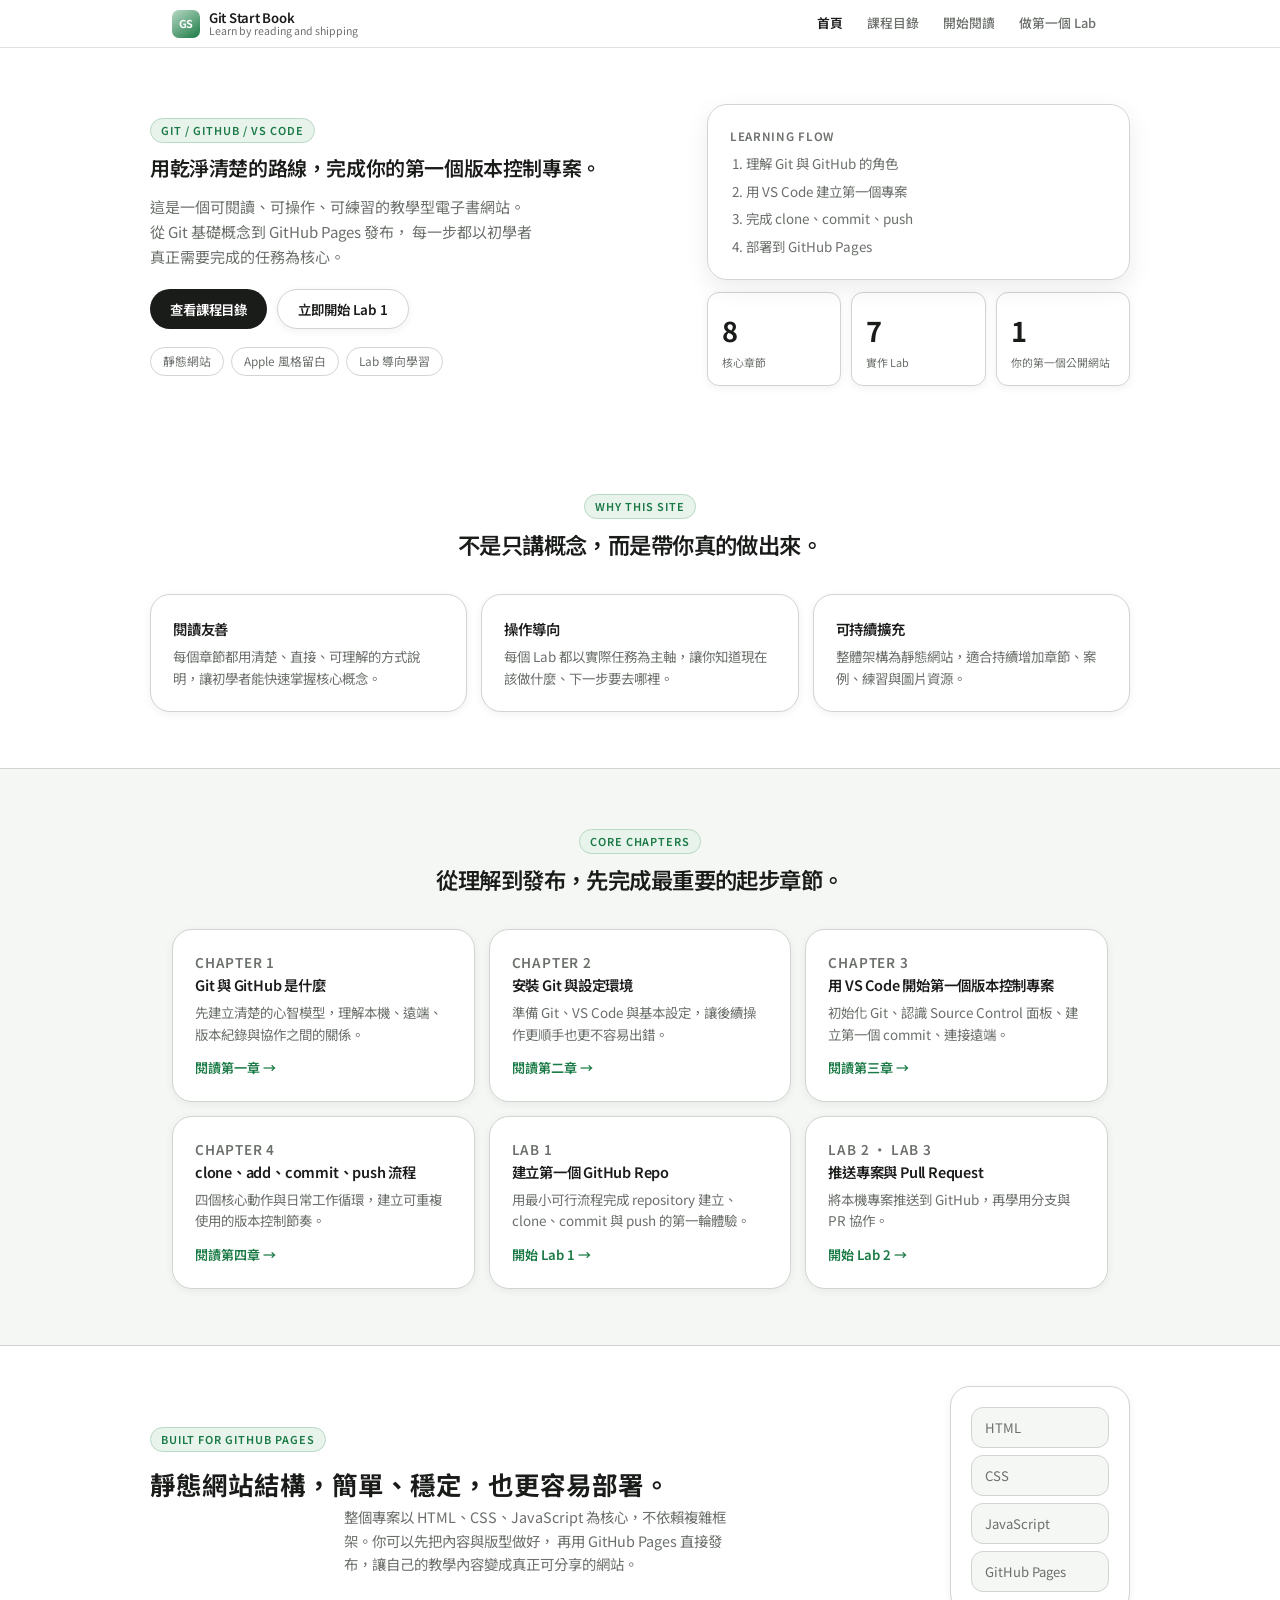
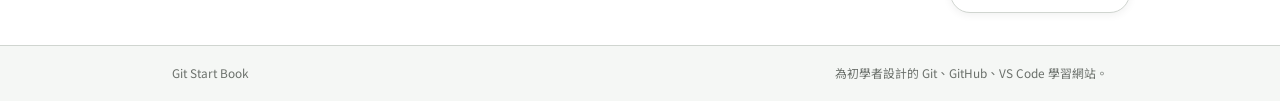
<file: index.html>
<!DOCTYPE html>
<html lang="zh-Hant">
<head>
  <meta charset="UTF-8">
  <meta name="viewport" content="width=device-width, initial-scale=1.0">
  <title>Git Start Book</title>
  <meta name="description" content="以 Git、GitHub、VS Code 為主題的教學型電子書網站，從基礎觀念到 GitHub Pages 發布，帶你一步一步完成第一個版本控制專案。">
  <link rel="preconnect" href="https://fonts.googleapis.com">
  <link rel="preconnect" href="https://fonts.gstatic.com" crossorigin>
  <link href="https://fonts.googleapis.com/css2?family=Noto+Sans+TC:wght@400;500;600;700&display=swap" rel="stylesheet">
  <link rel="stylesheet" href="style/main.css">
</head>
<body>
  <div class="site-shell">
    <header class="topbar">
      <a class="brand" href="index.html">
        <span class="brand-mark">GS</span>
        <span class="brand-copy">
          <strong>Git Start Book</strong>
          <span>Learn by reading and shipping</span>
        </span>
      </a>
      <button class="nav-toggle" type="button" aria-expanded="false" aria-controls="site-nav">Menu</button>
      <nav class="site-nav" id="site-nav" aria-label="主導覽">
        <a href="index.html" aria-current="page">首頁</a>
        <a href="toc.html">課程目錄</a>
        <a href="chapters/ch01.html">開始閱讀</a>
        <a href="labs/lab01-student-repo.html">做第一個 Lab</a>
      </nav>
    </header>

    <main>
      <section class="hero">
        <div class="hero-copy">
          <p class="eyebrow">Git / GitHub / VS Code</p>
          <h1>用乾淨清楚的路線，完成你的第一個版本控制專案。</h1>
          <p class="hero-text">
            這是一個可閱讀、可操作、可練習的教學型電子書網站。從 Git 基礎概念到 GitHub Pages 發布，
            每一步都以初學者真正需要完成的任務為核心。
          </p>
          <div class="hero-actions">
            <a class="button button-primary" href="toc.html">查看課程目錄</a>
            <a class="button button-secondary" href="labs/lab01-student-repo.html">立即開始 Lab 1</a>
          </div>
          <ul class="hero-meta" aria-label="特色摘要">
            <li>靜態網站</li>
            <li>Apple 風格留白</li>
            <li>Lab 導向學習</li>
          </ul>
        </div>
        <div class="hero-panel">
          <div class="glass-card">
            <p class="card-kicker">Learning Flow</p>
            <ol class="flow-list">
              <li>理解 Git 與 GitHub 的角色</li>
              <li>用 VS Code 建立第一個專案</li>
              <li>完成 clone、commit、push</li>
              <li>部署到 GitHub Pages</li>
            </ol>
          </div>
          <div class="metric-grid">
            <article class="metric-card">
              <strong>8</strong>
              <span>核心章節</span>
            </article>
            <article class="metric-card">
              <strong>7</strong>
              <span>實作 Lab</span>
            </article>
            <article class="metric-card">
              <strong>1</strong>
              <span>你的第一個公開網站</span>
            </article>
          </div>
        </div>
      </section>

      <section class="section">
        <div class="section-heading">
          <p class="eyebrow">Why This Site</p>
          <h2>不是只講概念，而是帶你真的做出來。</h2>
        </div>
        <div class="feature-grid">
          <article class="feature-card">
            <h3>閱讀友善</h3>
            <p>每個章節都用清楚、直接、可理解的方式說明，讓初學者能快速掌握核心概念。</p>
          </article>
          <article class="feature-card">
            <h3>操作導向</h3>
            <p>每個 Lab 都以實際任務為主軸，讓你知道現在該做什麼、下一步要去哪裡。</p>
          </article>
          <article class="feature-card">
            <h3>可持續擴充</h3>
            <p>整體架構為靜態網站，適合持續增加章節、案例、練習與圖片資源。</p>
          </article>
        </div>
      </section>

      <section class="section-surface">
        <div class="section-heading">
          <p class="eyebrow">Core Chapters</p>
          <h2>從理解到發布，先完成最重要的起步章節。</h2>
        </div>
        <div class="card-grid">
          <article class="content-card">
            <p class="card-kicker">Chapter 1</p>
            <h3>Git 與 GitHub 是什麼</h3>
            <p>先建立清楚的心智模型，理解本機、遠端、版本紀錄與協作之間的關係。</p>
            <a class="text-link" href="chapters/ch01.html">閱讀第一章</a>
          </article>
          <article class="content-card">
            <p class="card-kicker">Chapter 2</p>
            <h3>安裝 Git 與設定環境</h3>
            <p>準備 Git、VS Code 與基本設定，讓後續操作更順手也更不容易出錯。</p>
            <a class="text-link" href="chapters/ch02.html">閱讀第二章</a>
          </article>
          <article class="content-card">
            <p class="card-kicker">Chapter 3</p>
            <h3>用 VS Code 開始第一個版本控制專案</h3>
            <p>初始化 Git、認識 Source Control 面板、建立第一個 commit、連接遠端。</p>
            <a class="text-link" href="chapters/ch03.html">閱讀第三章</a>
          </article>
          <article class="content-card">
            <p class="card-kicker">Chapter 4</p>
            <h3>clone、add、commit、push 流程</h3>
            <p>四個核心動作與日常工作循環，建立可重複使用的版本控制節奏。</p>
            <a class="text-link" href="chapters/ch04.html">閱讀第四章</a>
          </article>
          <article class="content-card">
            <p class="card-kicker">Lab 1</p>
            <h3>建立第一個 GitHub Repo</h3>
            <p>用最小可行流程完成 repository 建立、clone、commit 與 push 的第一輪體驗。</p>
            <a class="text-link" href="labs/lab01-student-repo.html">開始 Lab 1</a>
          </article>
          <article class="content-card">
            <p class="card-kicker">Lab 2 · Lab 3</p>
            <h3>推送專案與 Pull Request</h3>
            <p>將本機專案推送到 GitHub，再學用分支與 PR 協作。</p>
            <a class="text-link" href="labs/lab02-push-existing.html">開始 Lab 2</a>
          </article>
        </div>
      </section>

      <section class="section split-section">
        <div>
          <p class="eyebrow">Built For GitHub Pages</p>
          <h2>靜態網站結構，簡單、穩定，也更容易部署。</h2>
          <p class="section-text">
            整個專案以 HTML、CSS、JavaScript 為核心，不依賴複雜框架。你可以先把內容與版型做好，
            再用 GitHub Pages 直接發布，讓自己的教學內容變成真正可分享的網站。
          </p>
        </div>
        <div class="stack-card">
          <span>HTML</span>
          <span>CSS</span>
          <span>JavaScript</span>
          <span>GitHub Pages</span>
        </div>
      </section>
    </main>

    <footer class="site-footer">
      <p>Git Start Book</p>
      <p>為初學者設計的 Git、GitHub、VS Code 學習網站。</p>
    </footer>
  </div>

  <script src="js/main.js"></script>
</body>
</html>
</file>
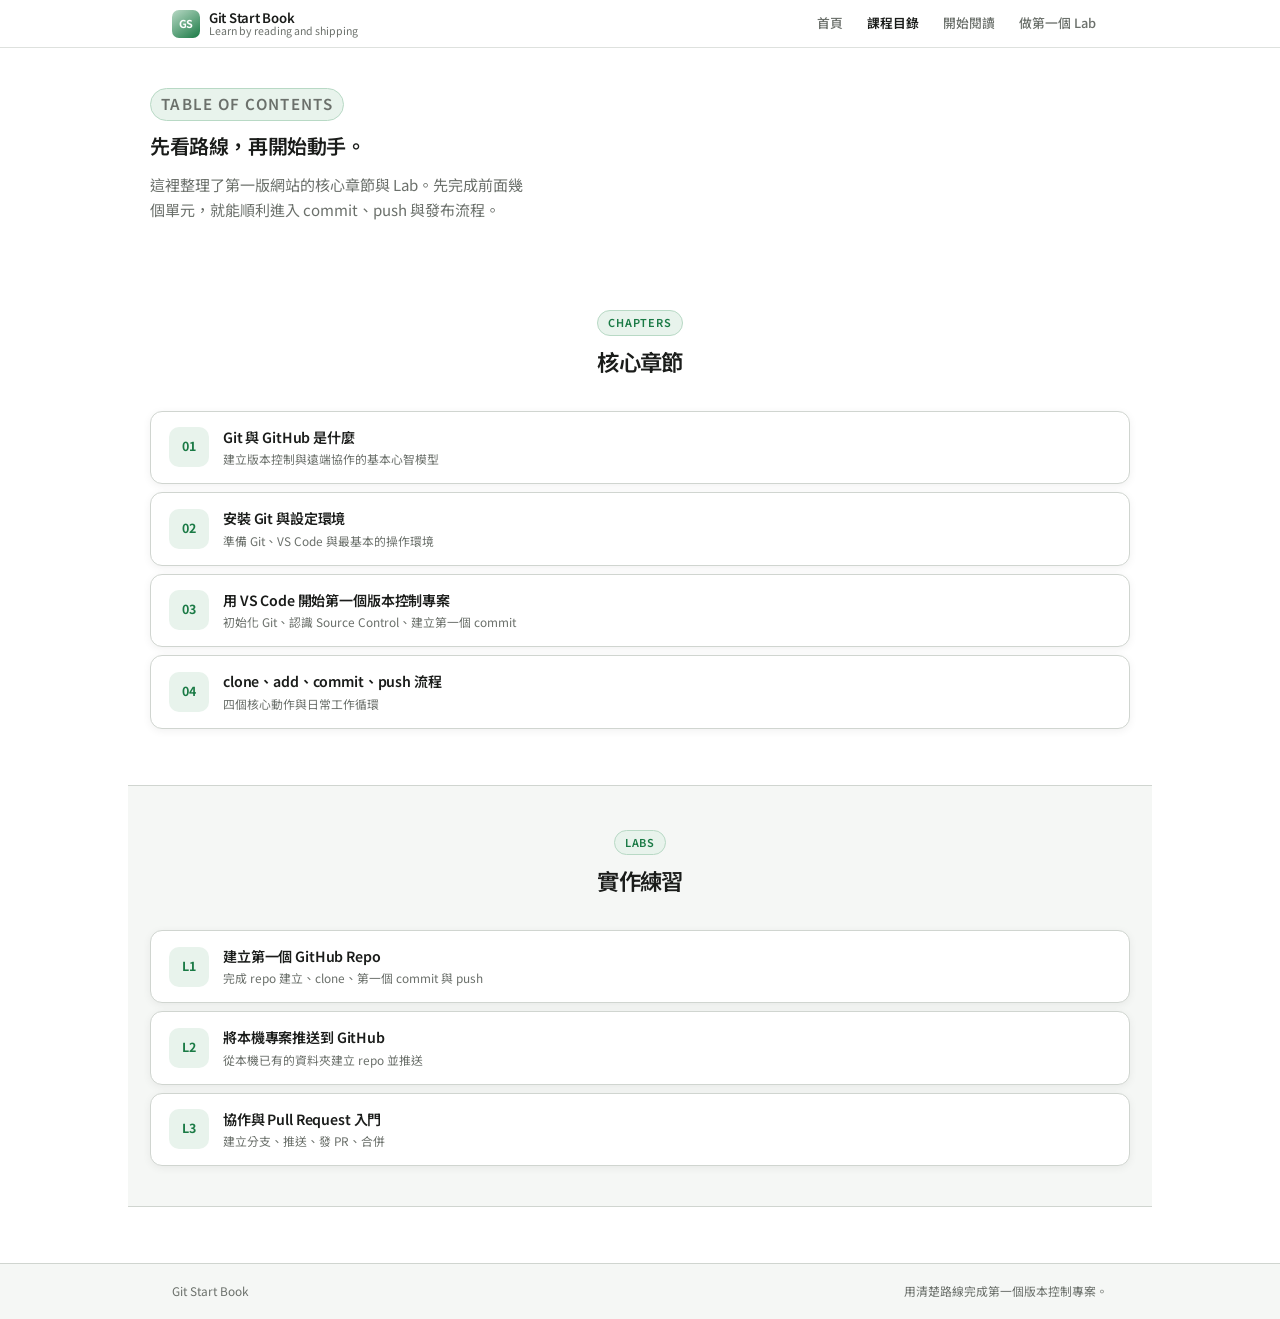
<file: toc.html>
<!DOCTYPE html>
<html lang="zh-Hant">
<head>
  <meta charset="UTF-8">
  <meta name="viewport" content="width=device-width, initial-scale=1.0">
  <title>課程目錄 | Git Start Book</title>
  <meta name="description" content="Git Start Book 課程總目錄，包含核心章節與實作導向 Lab。">
  <link rel="preconnect" href="https://fonts.googleapis.com">
  <link rel="preconnect" href="https://fonts.gstatic.com" crossorigin>
  <link href="https://fonts.googleapis.com/css2?family=Noto+Sans+TC:wght@400;500;600;700&display=swap" rel="stylesheet">
  <link rel="stylesheet" href="style/main.css">
</head>
<body>
  <div class="site-shell">
    <header class="topbar">
      <a class="brand" href="index.html">
        <span class="brand-mark">GS</span>
        <span class="brand-copy">
          <strong>Git Start Book</strong>
          <span>Learn by reading and shipping</span>
        </span>
      </a>
      <button class="nav-toggle" type="button" aria-expanded="false" aria-controls="site-nav">Menu</button>
      <nav class="site-nav" id="site-nav" aria-label="主導覽">
        <a href="index.html">首頁</a>
        <a href="toc.html" aria-current="page">課程目錄</a>
        <a href="chapters/ch01.html">開始閱讀</a>
        <a href="labs/lab01-student-repo.html">做第一個 Lab</a>
      </nav>
    </header>

    <main class="page-main">
      <section class="page-hero">
        <p class="eyebrow">Table of Contents</p>
        <h1>先看路線，再開始動手。</h1>
        <p>這裡整理了第一版網站的核心章節與 Lab。先完成前面幾個單元，就能順利進入 commit、push 與發布流程。</p>
      </section>

      <section class="section">
        <div class="section-heading">
          <p class="eyebrow">Chapters</p>
          <h2>核心章節</h2>
        </div>
        <div class="toc-list">
          <a class="toc-item" href="chapters/ch01.html">
            <span class="toc-index">01</span>
            <span>
              <strong>Git 與 GitHub 是什麼</strong>
              <small>建立版本控制與遠端協作的基本心智模型</small>
            </span>
          </a>
          <a class="toc-item" href="chapters/ch02.html">
            <span class="toc-index">02</span>
            <span>
              <strong>安裝 Git 與設定環境</strong>
              <small>準備 Git、VS Code 與最基本的操作環境</small>
            </span>
          </a>
          <a class="toc-item" href="chapters/ch03.html">
            <span class="toc-index">03</span>
            <span>
              <strong>用 VS Code 開始第一個版本控制專案</strong>
              <small>初始化 Git、認識 Source Control、建立第一個 commit</small>
            </span>
          </a>
          <a class="toc-item" href="chapters/ch04.html">
            <span class="toc-index">04</span>
            <span>
              <strong>clone、add、commit、push 流程</strong>
              <small>四個核心動作與日常工作循環</small>
            </span>
          </a>
        </div>
      </section>

      <section class="section-surface">
        <div class="section-heading">
          <p class="eyebrow">Labs</p>
          <h2>實作練習</h2>
        </div>
        <div class="toc-list">
          <a class="toc-item" href="labs/lab01-student-repo.html">
            <span class="toc-index">L1</span>
            <span>
              <strong>建立第一個 GitHub Repo</strong>
              <small>完成 repo 建立、clone、第一個 commit 與 push</small>
            </span>
          </a>
          <a class="toc-item" href="labs/lab02-push-existing.html">
            <span class="toc-index">L2</span>
            <span>
              <strong>將本機專案推送到 GitHub</strong>
              <small>從本機已有的資料夾建立 repo 並推送</small>
            </span>
          </a>
          <a class="toc-item" href="labs/lab03-pull-request.html">
            <span class="toc-index">L3</span>
            <span>
              <strong>協作與 Pull Request 入門</strong>
              <small>建立分支、推送、發 PR、合併</small>
            </span>
          </a>
        </div>
      </section>
    </main>

    <footer class="site-footer">
      <p>Git Start Book</p>
      <p>用清楚路線完成第一個版本控制專案。</p>
    </footer>
  </div>

  <script src="js/main.js"></script>
</body>
</html>
</file>
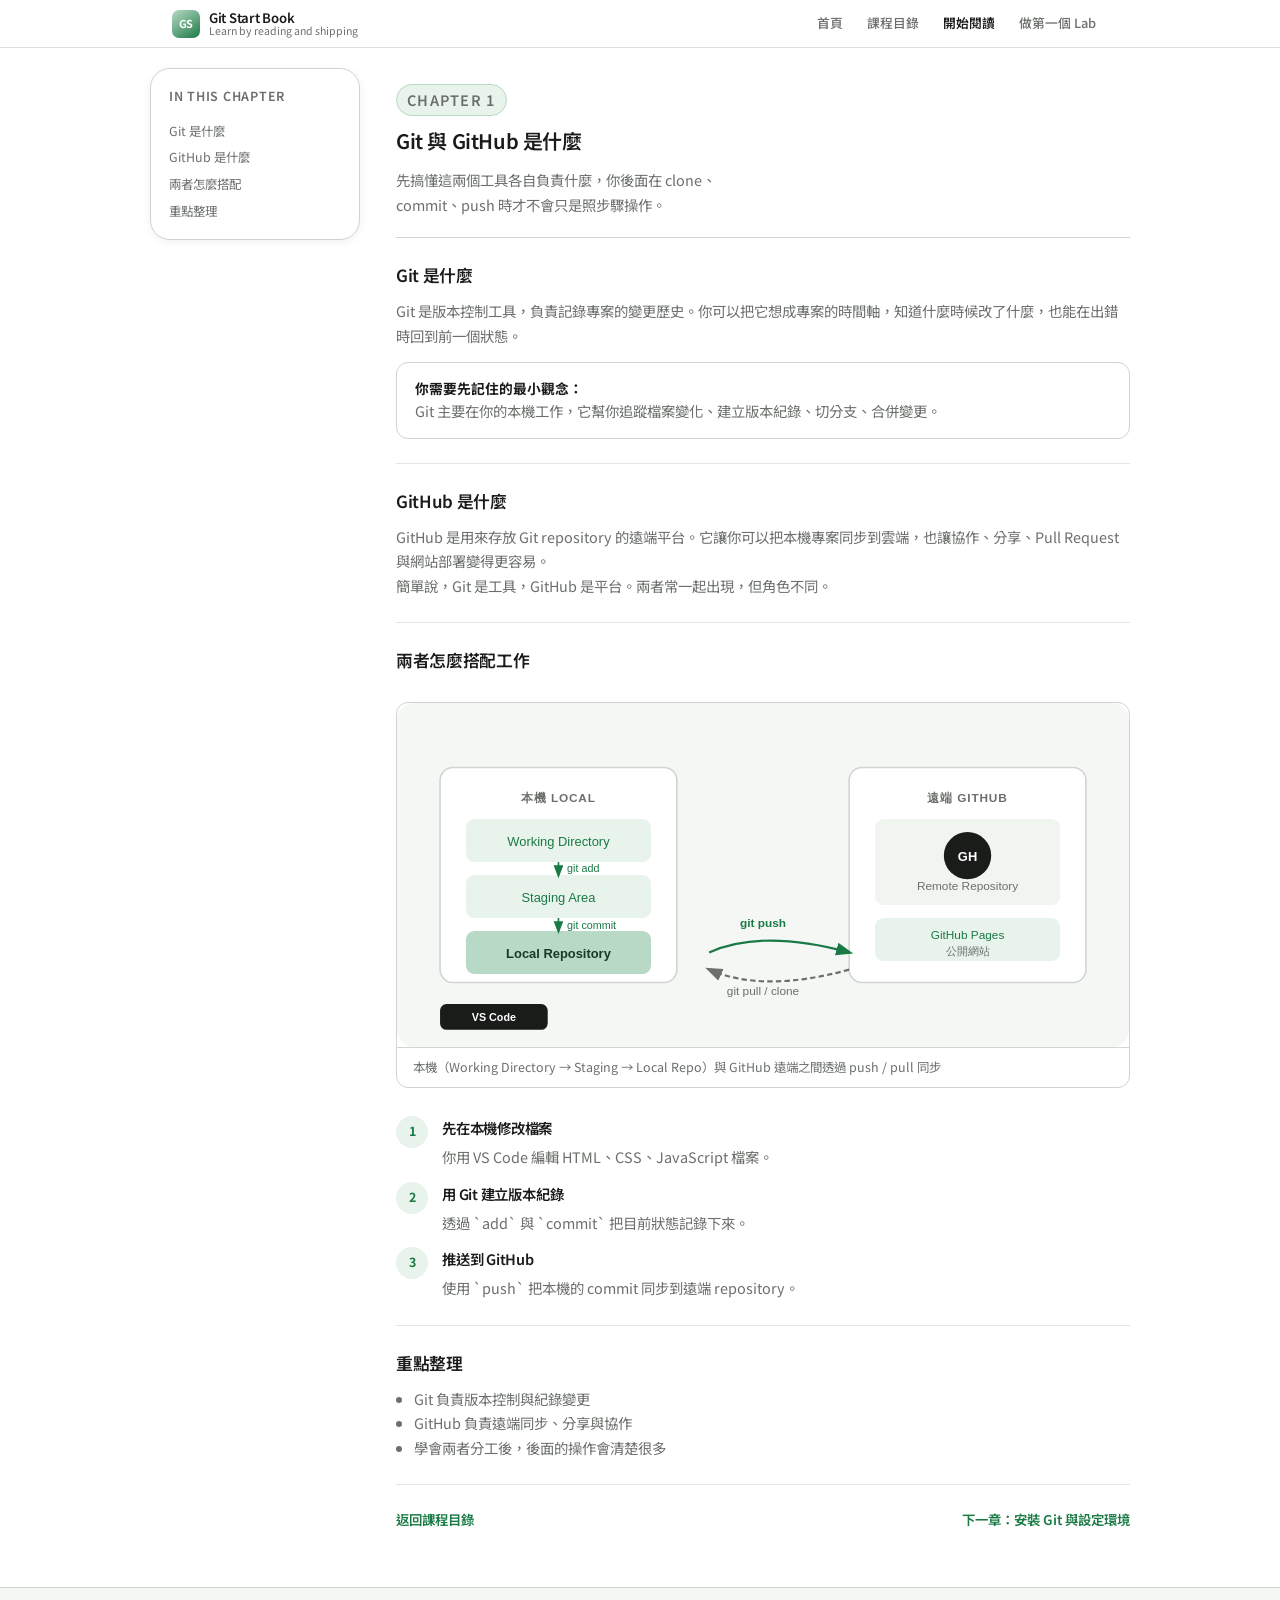
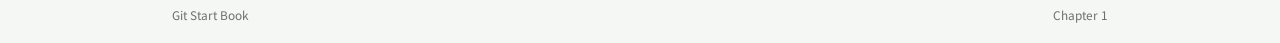
<file: chapters/ch01.html>
<!DOCTYPE html>
<html lang="zh-Hant">
<head>
  <meta charset="UTF-8">
  <meta name="viewport" content="width=device-width, initial-scale=1.0">
  <title>Chapter 1 | Git 與 GitHub 是什麼</title>
  <meta name="description" content="理解 Git 與 GitHub 的角色，建立版本控制、遠端與協作的基本心智模型。">
  <link rel="preconnect" href="https://fonts.googleapis.com">
  <link rel="preconnect" href="https://fonts.gstatic.com" crossorigin>
  <link href="https://fonts.googleapis.com/css2?family=Noto+Sans+TC:wght@400;500;600;700&display=swap" rel="stylesheet">
  <link rel="stylesheet" href="../style/main.css">
</head>
<body>
  <div class="site-shell">
    <header class="topbar">
      <a class="brand" href="../index.html">
        <span class="brand-mark">GS</span>
        <span class="brand-copy">
          <strong>Git Start Book</strong>
          <span>Learn by reading and shipping</span>
        </span>
      </a>
      <button class="nav-toggle" type="button" aria-expanded="false" aria-controls="site-nav">Menu</button>
      <nav class="site-nav" id="site-nav" aria-label="主導覽">
        <a href="../index.html">首頁</a>
        <a href="../toc.html">課程目錄</a>
        <a href="ch01.html" aria-current="page">開始閱讀</a>
        <a href="../labs/lab01-student-repo.html">做第一個 Lab</a>
      </nav>
    </header>

    <main class="article-layout">
      <aside class="article-aside">
        <div class="aside-card">
          <p class="card-kicker">In This Chapter</p>
          <a href="#what-is-git">Git 是什麼</a>
          <a href="#what-is-github">GitHub 是什麼</a>
          <a href="#how-they-work">兩者怎麼搭配</a>
          <a href="#key-takeaways">重點整理</a>
        </div>
      </aside>

      <article class="article-content">
        <header class="article-header">
          <p class="eyebrow">Chapter 1</p>
          <h1>Git 與 GitHub 是什麼</h1>
          <p>先搞懂這兩個工具各自負責什麼，你後面在 clone、commit、push 時才不會只是照步驟操作。</p>
        </header>

        <section id="what-is-git" class="article-section">
          <h2>Git 是什麼</h2>
          <p>Git 是版本控制工具，負責記錄專案的變更歷史。你可以把它想成專案的時間軸，知道什麼時候改了什麼，也能在出錯時回到前一個狀態。</p>
          <div class="callout">
            <strong>你需要先記住的最小觀念：</strong>
            <p>Git 主要在你的本機工作，它幫你追蹤檔案變化、建立版本紀錄、切分支、合併變更。</p>
          </div>
        </section>

        <section id="what-is-github" class="article-section">
          <h2>GitHub 是什麼</h2>
          <p>GitHub 是用來存放 Git repository 的遠端平台。它讓你可以把本機專案同步到雲端，也讓協作、分享、Pull Request 與網站部署變得更容易。</p>
          <p>簡單說，Git 是工具，GitHub 是平台。兩者常一起出現，但角色不同。</p>
        </section>

        <section id="how-they-work" class="article-section">
          <h2>兩者怎麼搭配工作</h2>
          <figure class="article-figure">
            <img src="../img/git-github-overview.svg" alt="Git 本機與 GitHub 遠端工作流程示意圖" loading="lazy">
            <figcaption>本機（Working Directory → Staging → Local Repo）與 GitHub 遠端之間透過 push / pull 同步</figcaption>
          </figure>
          <div class="steps">
            <div class="step">
              <span>1</span>
              <div>
                <h3>先在本機修改檔案</h3>
                <p>你用 VS Code 編輯 HTML、CSS、JavaScript 檔案。</p>
              </div>
            </div>
            <div class="step">
              <span>2</span>
              <div>
                <h3>用 Git 建立版本紀錄</h3>
                <p>透過 `add` 與 `commit` 把目前狀態記錄下來。</p>
              </div>
            </div>
            <div class="step">
              <span>3</span>
              <div>
                <h3>推送到 GitHub</h3>
                <p>使用 `push` 把本機的 commit 同步到遠端 repository。</p>
              </div>
            </div>
          </div>
        </section>

        <section id="key-takeaways" class="article-section">
          <h2>重點整理</h2>
          <ul class="bullet-list">
            <li>Git 負責版本控制與紀錄變更</li>
            <li>GitHub 負責遠端同步、分享與協作</li>
            <li>學會兩者分工後，後面的操作會清楚很多</li>
          </ul>
        </section>

        <nav class="pager" aria-label="章節切換">
          <a href="../toc.html">返回課程目錄</a>
          <a href="ch02.html">下一章：安裝 Git 與設定環境</a>
        </nav>
      </article>
    </main>

    <footer class="site-footer">
      <p>Git Start Book</p>
      <p>Chapter 1</p>
    </footer>
  </div>

  <script src="../js/main.js"></script>
</body>
</html>
</file>
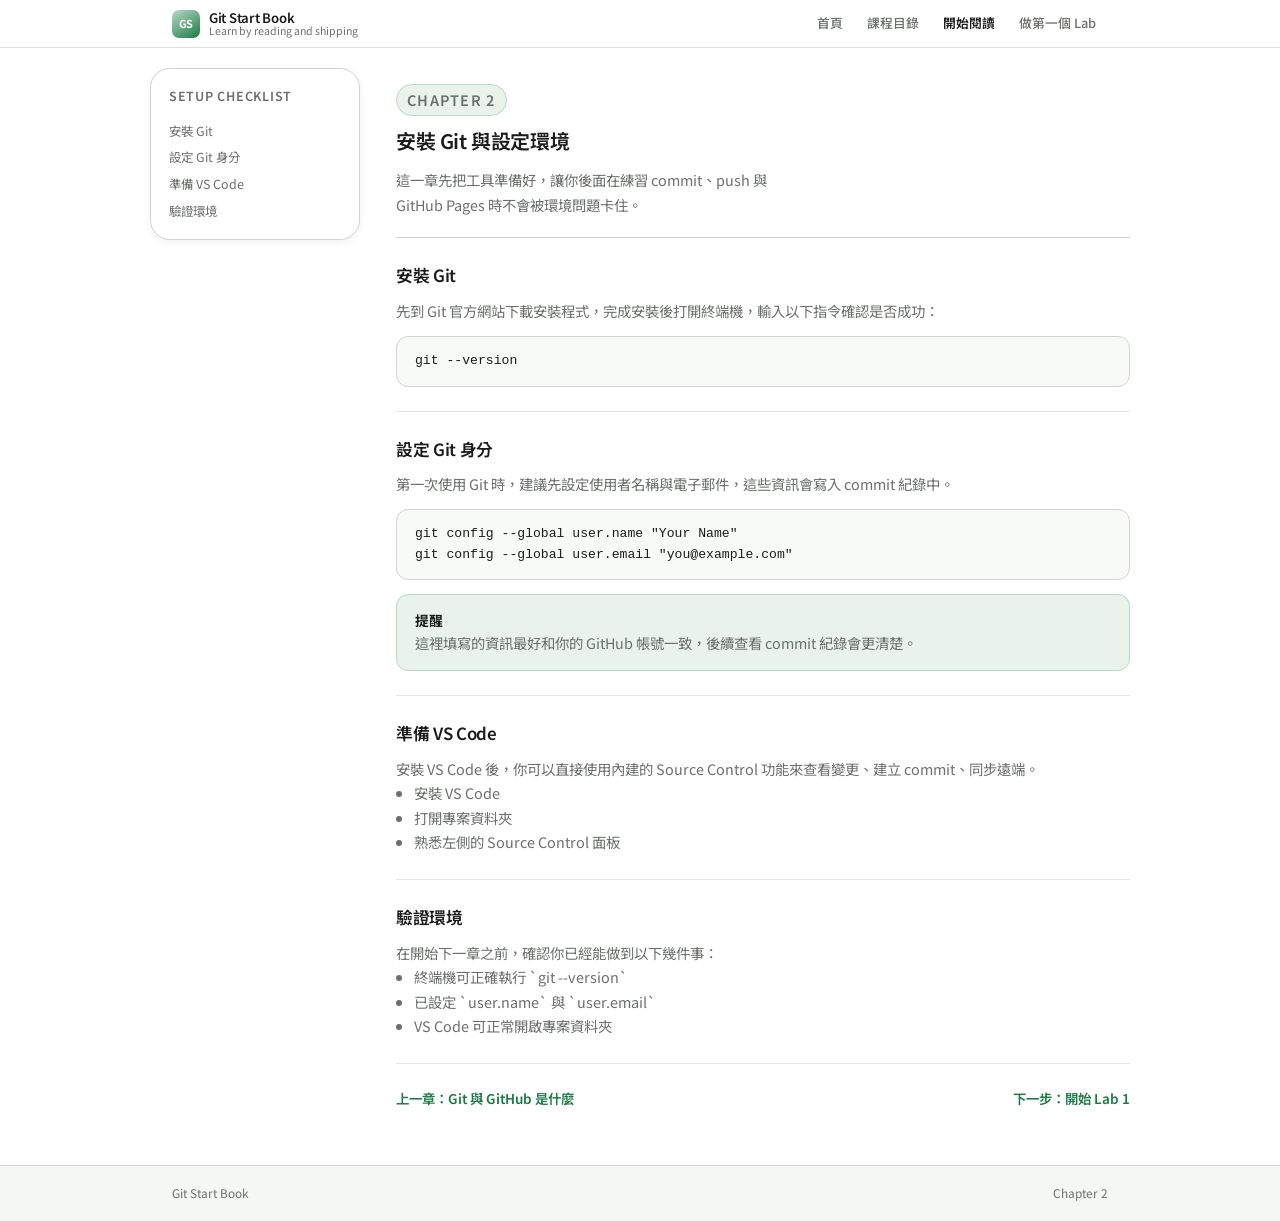
<file: chapters/ch02.html>
<!DOCTYPE html>
<html lang="zh-Hant">
<head>
  <meta charset="UTF-8">
  <meta name="viewport" content="width=device-width, initial-scale=1.0">
  <title>Chapter 2 | 安裝 Git 與設定環境</title>
  <meta name="description" content="準備 Git 與 VS Code 環境，建立適合初學者的版本控制工作流程。">
  <link rel="preconnect" href="https://fonts.googleapis.com">
  <link rel="preconnect" href="https://fonts.gstatic.com" crossorigin>
  <link href="https://fonts.googleapis.com/css2?family=Noto+Sans+TC:wght@400;500;600;700&display=swap" rel="stylesheet">
  <link rel="stylesheet" href="../style/main.css">
</head>
<body>
  <div class="site-shell">
    <header class="topbar">
      <a class="brand" href="../index.html">
        <span class="brand-mark">GS</span>
        <span class="brand-copy">
          <strong>Git Start Book</strong>
          <span>Learn by reading and shipping</span>
        </span>
      </a>
      <button class="nav-toggle" type="button" aria-expanded="false" aria-controls="site-nav">Menu</button>
      <nav class="site-nav" id="site-nav" aria-label="主導覽">
        <a href="../index.html">首頁</a>
        <a href="../toc.html">課程目錄</a>
        <a href="ch02.html" aria-current="page">開始閱讀</a>
        <a href="../labs/lab01-student-repo.html">做第一個 Lab</a>
      </nav>
    </header>

    <main class="article-layout">
      <aside class="article-aside">
        <div class="aside-card">
          <p class="card-kicker">Setup Checklist</p>
          <a href="#install-git">安裝 Git</a>
          <a href="#configure-git">設定 Git 身分</a>
          <a href="#prepare-vscode">準備 VS Code</a>
          <a href="#verify-tools">驗證環境</a>
        </div>
      </aside>

      <article class="article-content">
        <header class="article-header">
          <p class="eyebrow">Chapter 2</p>
          <h1>安裝 Git 與設定環境</h1>
          <p>這一章先把工具準備好，讓你後面在練習 commit、push 與 GitHub Pages 時不會被環境問題卡住。</p>
        </header>

        <section id="install-git" class="article-section">
          <h2>安裝 Git</h2>
          <p>先到 Git 官方網站下載安裝程式，完成安裝後打開終端機，輸入以下指令確認是否成功：</p>
          <pre class="code-block"><code>git --version</code></pre>
        </section>

        <section id="configure-git" class="article-section">
          <h2>設定 Git 身分</h2>
          <p>第一次使用 Git 時，建議先設定使用者名稱與電子郵件，這些資訊會寫入 commit 紀錄中。</p>
          <pre class="code-block"><code>git config --global user.name "Your Name"
git config --global user.email "you@example.com"</code></pre>
          <div class="callout soft">
            <strong>提醒</strong>
            <p>這裡填寫的資訊最好和你的 GitHub 帳號一致，後續查看 commit 紀錄會更清楚。</p>
          </div>
        </section>

        <section id="prepare-vscode" class="article-section">
          <h2>準備 VS Code</h2>
          <p>安裝 VS Code 後，你可以直接使用內建的 Source Control 功能來查看變更、建立 commit、同步遠端。</p>
          <ul class="bullet-list">
            <li>安裝 VS Code</li>
            <li>打開專案資料夾</li>
            <li>熟悉左側的 Source Control 面板</li>
          </ul>
        </section>

        <section id="verify-tools" class="article-section">
          <h2>驗證環境</h2>
          <p>在開始下一章之前，確認你已經能做到以下幾件事：</p>
          <ul class="bullet-list">
            <li>終端機可正確執行 `git --version`</li>
            <li>已設定 `user.name` 與 `user.email`</li>
            <li>VS Code 可正常開啟專案資料夾</li>
          </ul>
        </section>

        <nav class="pager" aria-label="章節切換">
          <a href="ch01.html">上一章：Git 與 GitHub 是什麼</a>
          <a href="../labs/lab01-student-repo.html">下一步：開始 Lab 1</a>
        </nav>
      </article>
    </main>

    <footer class="site-footer">
      <p>Git Start Book</p>
      <p>Chapter 2</p>
    </footer>
  </div>

  <script src="../js/main.js"></script>
</body>
</html>
</file>
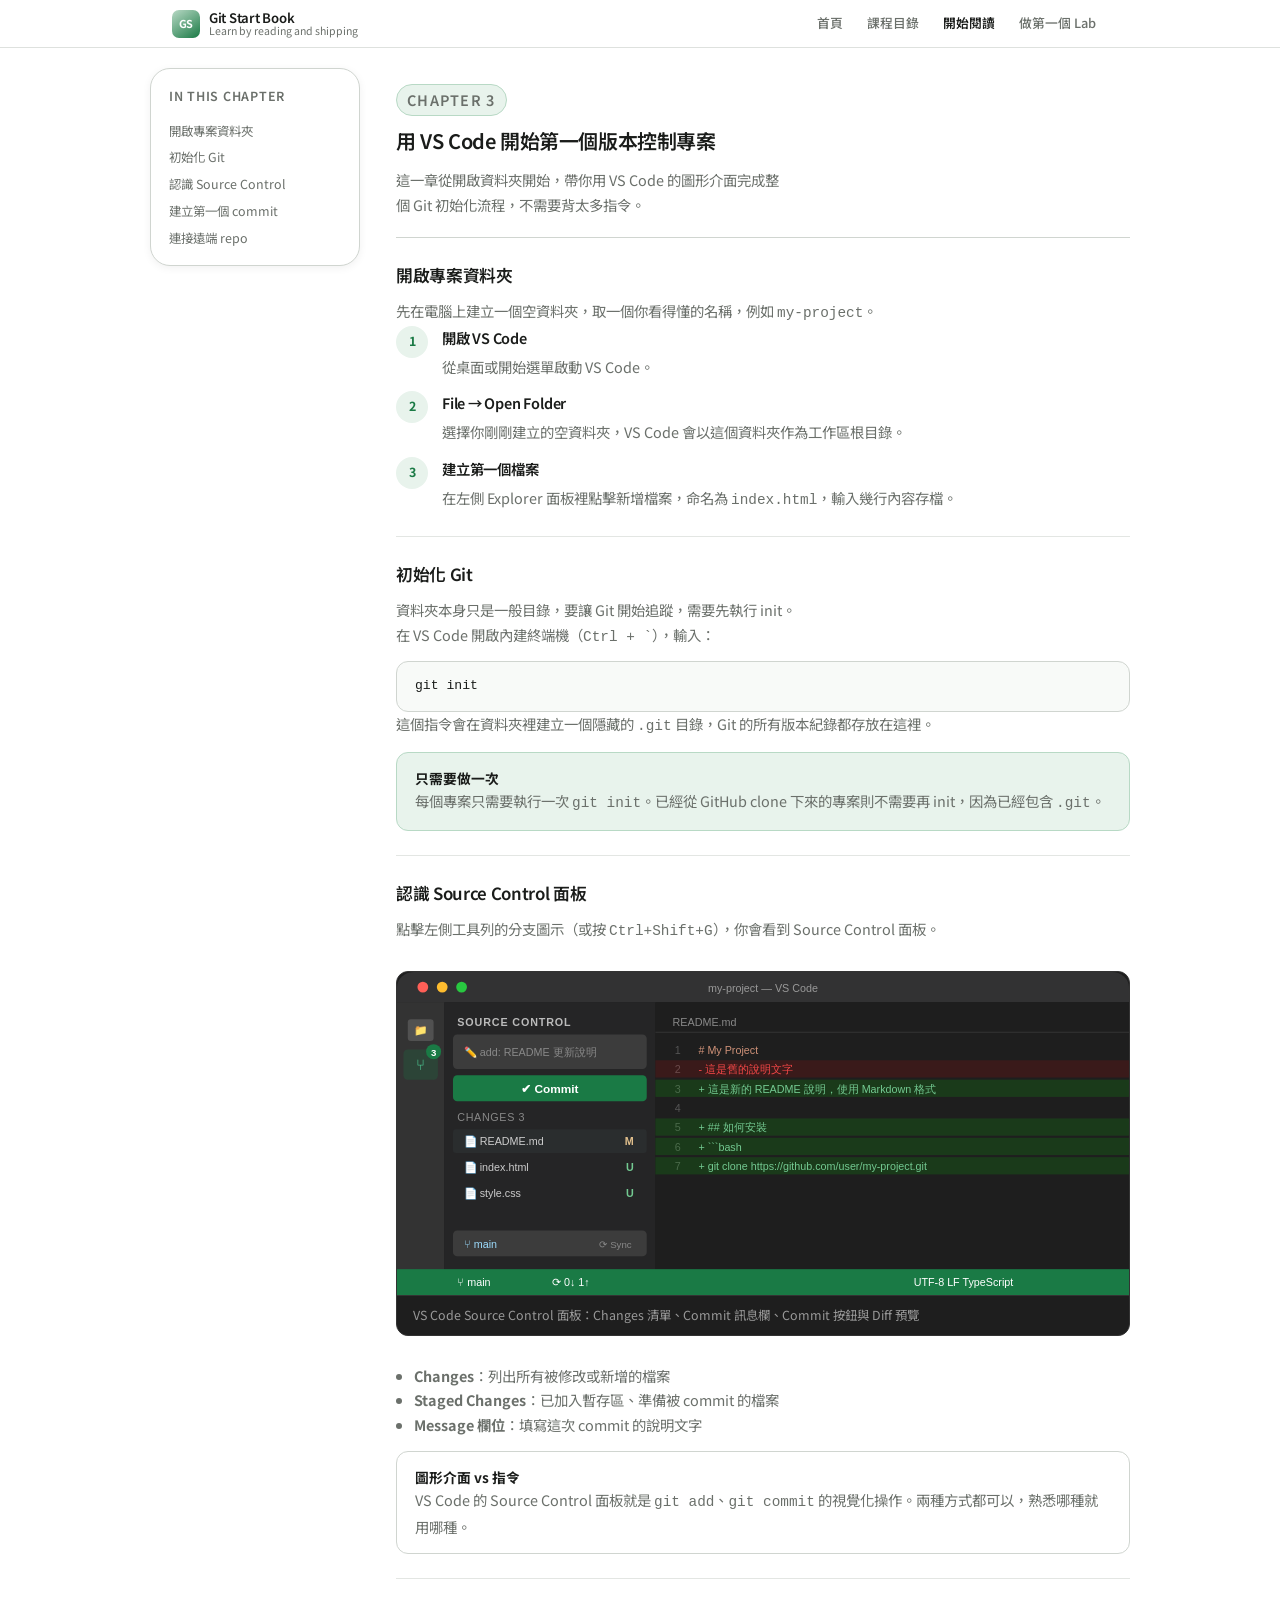
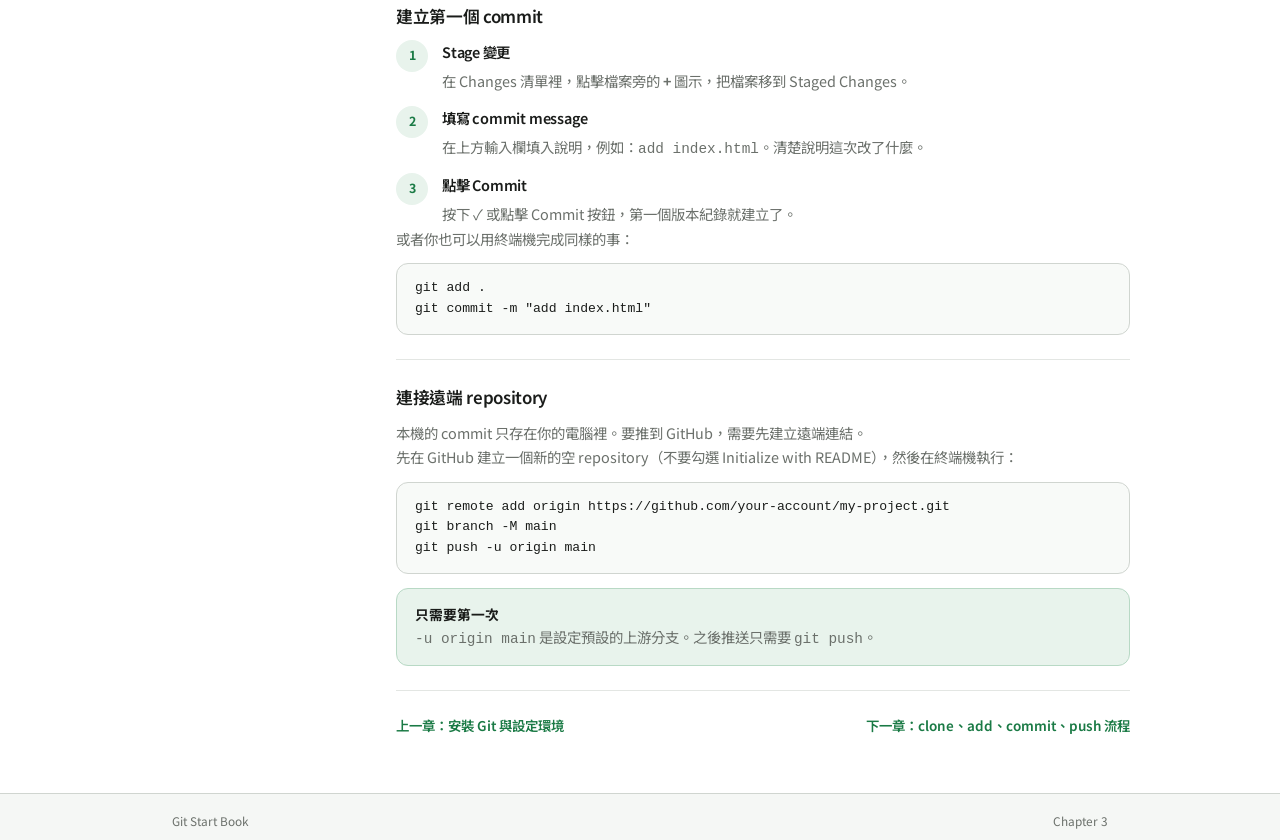
<file: chapters/ch03.html>
<!DOCTYPE html>
<html lang="zh-Hant">
<head>
  <meta charset="UTF-8">
  <meta name="viewport" content="width=device-width, initial-scale=1.0">
  <title>Chapter 3 | 用 VS Code 開始第一個版本控制專案</title>
  <meta name="description" content="學習用 VS Code 建立本機專案、初始化 Git、完成第一個版本控制工作流程。">
  <link rel="preconnect" href="https://fonts.googleapis.com">
  <link rel="preconnect" href="https://fonts.gstatic.com" crossorigin>
  <link href="https://fonts.googleapis.com/css2?family=Noto+Sans+TC:wght@400;500;600;700&display=swap" rel="stylesheet">
  <link rel="stylesheet" href="../style/main.css">
</head>
<body>
  <div class="site-shell">
    <header class="topbar">
      <a class="brand" href="../index.html">
        <span class="brand-mark">GS</span>
        <span class="brand-copy">
          <strong>Git Start Book</strong>
          <span>Learn by reading and shipping</span>
        </span>
      </a>
      <button class="nav-toggle" type="button" aria-expanded="false" aria-controls="site-nav">Menu</button>
      <nav class="site-nav" id="site-nav" aria-label="主導覽">
        <a href="../index.html">首頁</a>
        <a href="../toc.html">課程目錄</a>
        <a href="ch01.html" aria-current="page">開始閱讀</a>
        <a href="../labs/lab01-student-repo.html">做第一個 Lab</a>
      </nav>
    </header>

    <main class="article-layout">
      <aside class="article-aside">
        <div class="aside-card">
          <p class="card-kicker">In This Chapter</p>
          <a href="#open-folder">開啟專案資料夾</a>
          <a href="#init-git">初始化 Git</a>
          <a href="#source-control">認識 Source Control</a>
          <a href="#first-commit">建立第一個 commit</a>
          <a href="#connect-remote">連接遠端 repo</a>
        </div>
      </aside>

      <article class="article-content">
        <header class="article-header">
          <p class="eyebrow">Chapter 3</p>
          <h1>用 VS Code 開始第一個版本控制專案</h1>
          <p>這一章從開啟資料夾開始，帶你用 VS Code 的圖形介面完成整個 Git 初始化流程，不需要背太多指令。</p>
        </header>

        <section id="open-folder" class="article-section">
          <h2>開啟專案資料夾</h2>
          <p>先在電腦上建立一個空資料夾，取一個你看得懂的名稱，例如 <code>my-project</code>。</p>
          <div class="steps">
            <div class="step">
              <span>1</span>
              <div>
                <h3>開啟 VS Code</h3>
                <p>從桌面或開始選單啟動 VS Code。</p>
              </div>
            </div>
            <div class="step">
              <span>2</span>
              <div>
                <h3>File → Open Folder</h3>
                <p>選擇你剛剛建立的空資料夾，VS Code 會以這個資料夾作為工作區根目錄。</p>
              </div>
            </div>
            <div class="step">
              <span>3</span>
              <div>
                <h3>建立第一個檔案</h3>
                <p>在左側 Explorer 面板裡點擊新增檔案，命名為 <code>index.html</code>，輸入幾行內容存檔。</p>
              </div>
            </div>
          </div>
        </section>

        <section id="init-git" class="article-section">
          <h2>初始化 Git</h2>
          <p>資料夾本身只是一般目錄，要讓 Git 開始追蹤，需要先執行 init。</p>
          <p>在 VS Code 開啟內建終端機（<code>Ctrl + `</code>），輸入：</p>
          <pre class="code-block"><code>git init</code></pre>
          <p>這個指令會在資料夾裡建立一個隱藏的 <code>.git</code> 目錄，Git 的所有版本紀錄都存放在這裡。</p>
          <div class="callout soft">
            <strong>只需要做一次</strong>
            <p>每個專案只需要執行一次 <code>git init</code>。已經從 GitHub clone 下來的專案則不需要再 init，因為已經包含 <code>.git</code>。</p>
          </div>
        </section>

        <section id="source-control" class="article-section">
          <h2>認識 Source Control 面板</h2>
          <p>點擊左側工具列的分支圖示（或按 <code>Ctrl+Shift+G</code>），你會看到 Source Control 面板。</p>
          <figure class="article-figure article-figure--dark">
            <img src="../img/vscode-source-control.svg" alt="VS Code Source Control 面板示意圖" loading="lazy">
            <figcaption>VS Code Source Control 面板：Changes 清單、Commit 訊息欄、Commit 按鈕與 Diff 預覽</figcaption>
          </figure>
          <ul class="bullet-list">
            <li><strong>Changes</strong>：列出所有被修改或新增的檔案</li>
            <li><strong>Staged Changes</strong>：已加入暫存區、準備被 commit 的檔案</li>
            <li><strong>Message 欄位</strong>：填寫這次 commit 的說明文字</li>
          </ul>
          <div class="callout">
            <strong>圖形介面 vs 指令</strong>
            <p>VS Code 的 Source Control 面板就是 <code>git add</code>、<code>git commit</code> 的視覺化操作。兩種方式都可以，熟悉哪種就用哪種。</p>
          </div>
        </section>

        <section id="first-commit" class="article-section">
          <h2>建立第一個 commit</h2>
          <div class="steps">
            <div class="step">
              <span>1</span>
              <div>
                <h3>Stage 變更</h3>
                <p>在 Changes 清單裡，點擊檔案旁的 <strong>+</strong> 圖示，把檔案移到 Staged Changes。</p>
              </div>
            </div>
            <div class="step">
              <span>2</span>
              <div>
                <h3>填寫 commit message</h3>
                <p>在上方輸入欄填入說明，例如：<code>add index.html</code>。清楚說明這次改了什麼。</p>
              </div>
            </div>
            <div class="step">
              <span>3</span>
              <div>
                <h3>點擊 Commit</h3>
                <p>按下 ✓ 或點擊 Commit 按鈕，第一個版本紀錄就建立了。</p>
              </div>
            </div>
          </div>
          <p>或者你也可以用終端機完成同樣的事：</p>
          <pre class="code-block"><code>git add .
git commit -m "add index.html"</code></pre>
        </section>

        <section id="connect-remote" class="article-section">
          <h2>連接遠端 repository</h2>
          <p>本機的 commit 只存在你的電腦裡。要推到 GitHub，需要先建立遠端連結。</p>
          <p>先在 GitHub 建立一個新的空 repository（不要勾選 Initialize with README），然後在終端機執行：</p>
          <pre class="code-block"><code>git remote add origin https://github.com/your-account/my-project.git
git branch -M main
git push -u origin main</code></pre>
          <div class="callout soft">
            <strong>只需要第一次</strong>
            <p><code>-u origin main</code> 是設定預設的上游分支。之後推送只需要 <code>git push</code>。</p>
          </div>
        </section>

        <nav class="pager" aria-label="章節切換">
          <a href="ch02.html">上一章：安裝 Git 與設定環境</a>
          <a href="ch04.html">下一章：clone、add、commit、push 流程</a>
        </nav>
      </article>
    </main>

    <footer class="site-footer">
      <p>Git Start Book</p>
      <p>Chapter 3</p>
    </footer>
  </div>

  <script src="../js/main.js"></script>
</body>
</html>
</file>
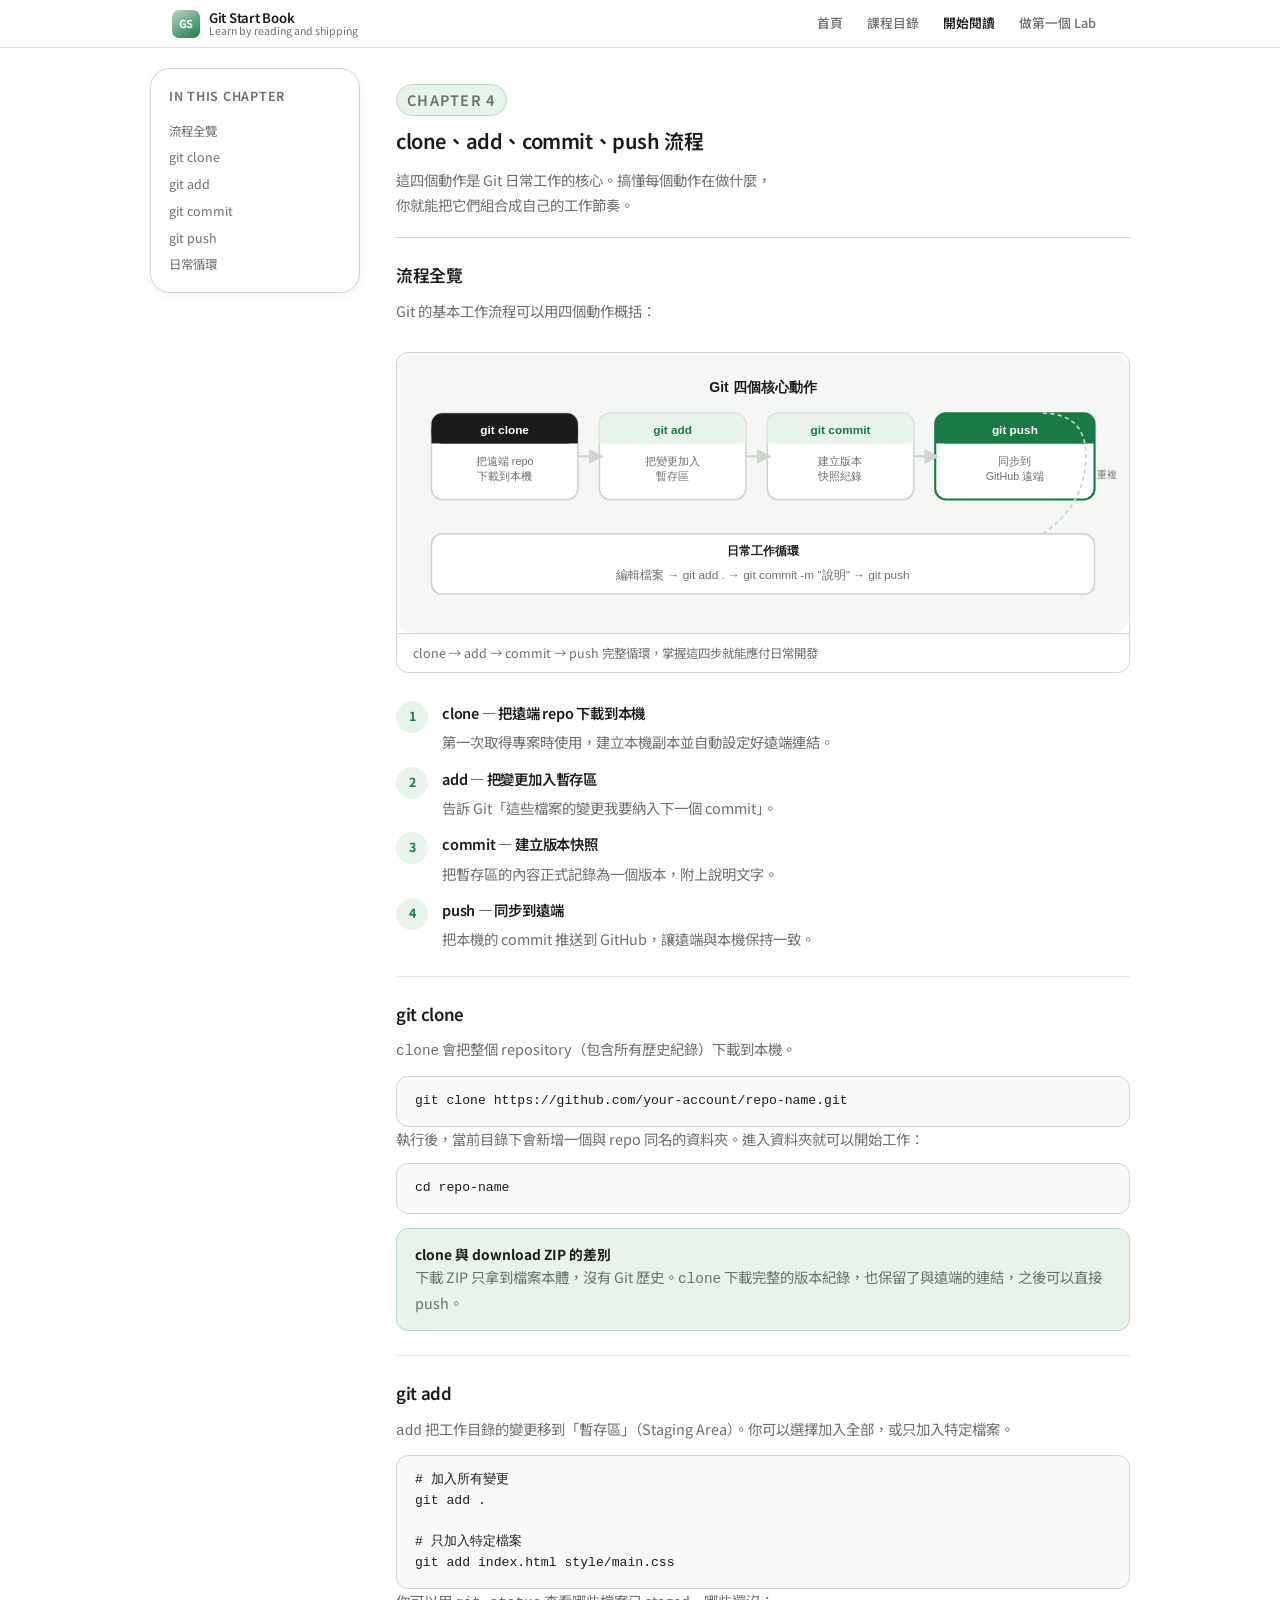
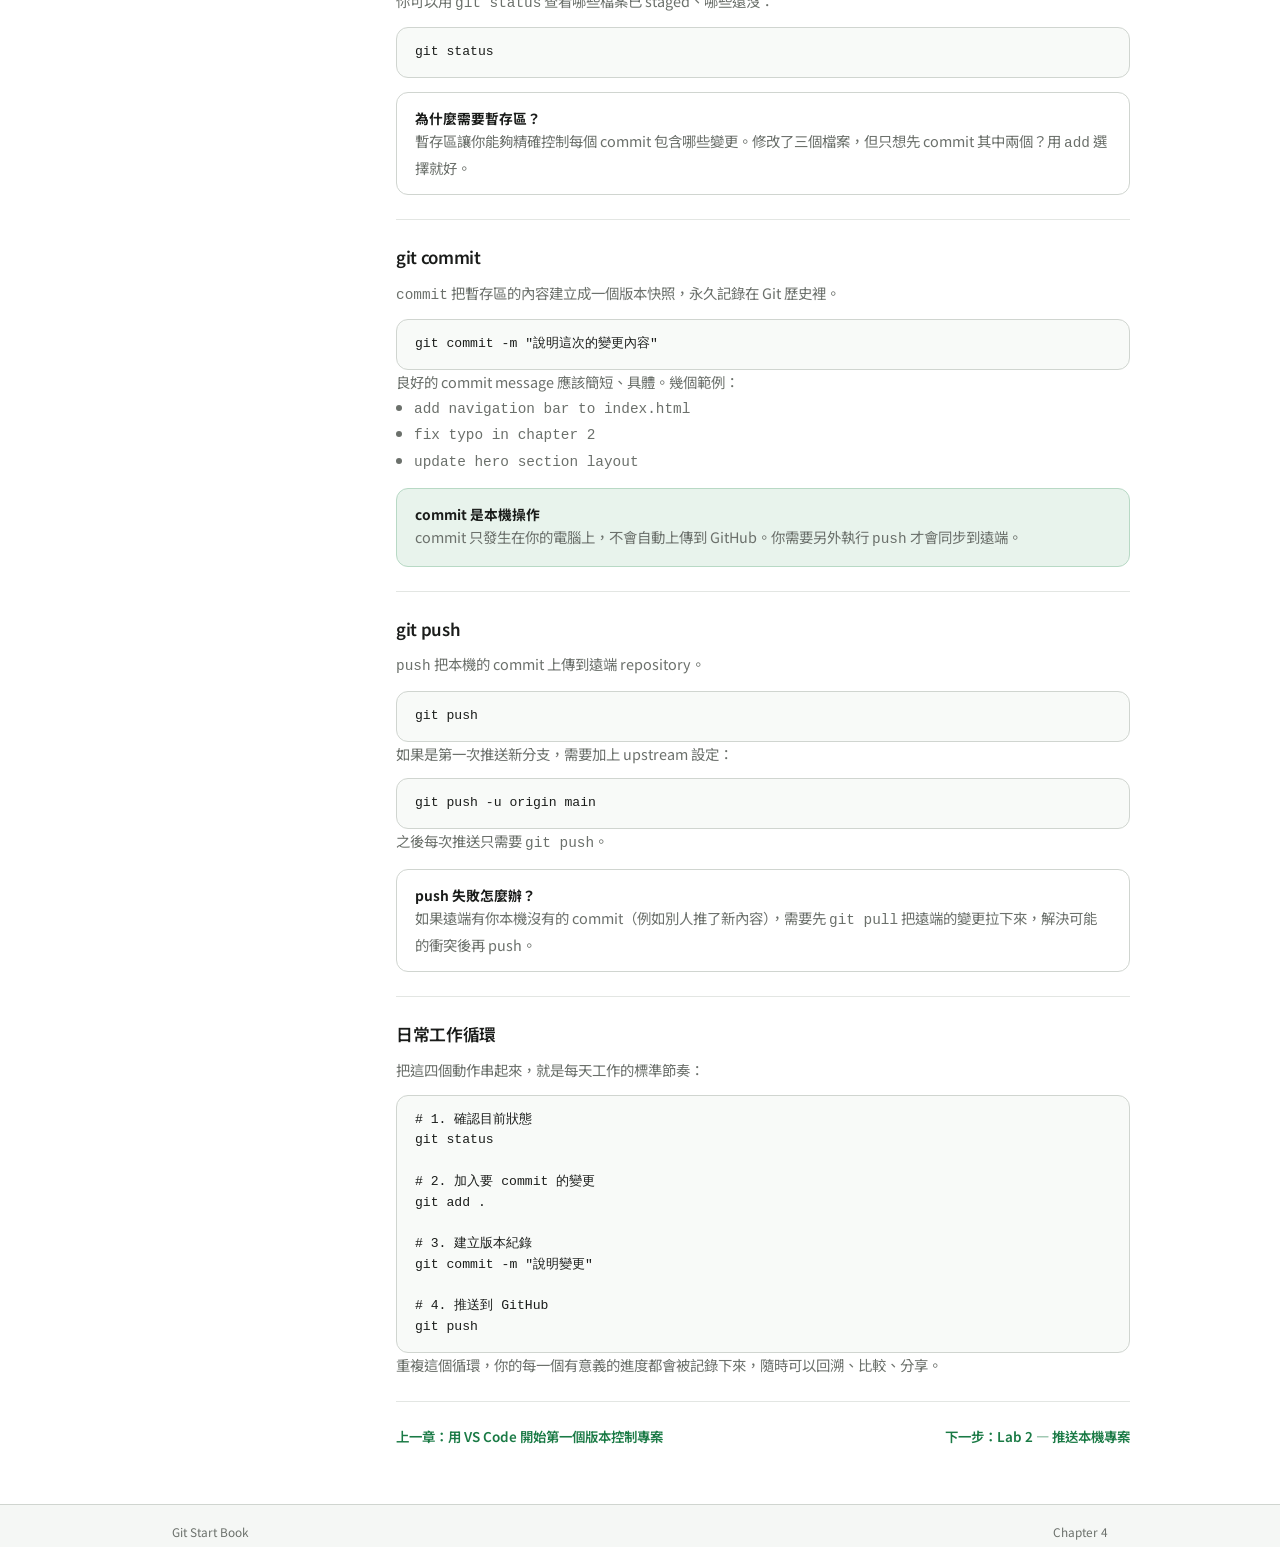
<file: chapters/ch04.html>
<!DOCTYPE html>
<html lang="zh-Hant">
<head>
  <meta charset="UTF-8">
  <meta name="viewport" content="width=device-width, initial-scale=1.0">
  <title>Chapter 4 | clone、add、commit、push 流程</title>
  <meta name="description" content="完整說明 Git 的四個核心動作：clone、add、commit、push，建立可重複使用的工作流程。">
  <link rel="preconnect" href="https://fonts.googleapis.com">
  <link rel="preconnect" href="https://fonts.gstatic.com" crossorigin>
  <link href="https://fonts.googleapis.com/css2?family=Noto+Sans+TC:wght@400;500;600;700&display=swap" rel="stylesheet">
  <link rel="stylesheet" href="../style/main.css">
</head>
<body>
  <div class="site-shell">
    <header class="topbar">
      <a class="brand" href="../index.html">
        <span class="brand-mark">GS</span>
        <span class="brand-copy">
          <strong>Git Start Book</strong>
          <span>Learn by reading and shipping</span>
        </span>
      </a>
      <button class="nav-toggle" type="button" aria-expanded="false" aria-controls="site-nav">Menu</button>
      <nav class="site-nav" id="site-nav" aria-label="主導覽">
        <a href="../index.html">首頁</a>
        <a href="../toc.html">課程目錄</a>
        <a href="ch01.html" aria-current="page">開始閱讀</a>
        <a href="../labs/lab01-student-repo.html">做第一個 Lab</a>
      </nav>
    </header>

    <main class="article-layout">
      <aside class="article-aside">
        <div class="aside-card">
          <p class="card-kicker">In This Chapter</p>
          <a href="#workflow-overview">流程全覽</a>
          <a href="#clone">git clone</a>
          <a href="#add">git add</a>
          <a href="#commit">git commit</a>
          <a href="#push">git push</a>
          <a href="#daily-cycle">日常循環</a>
        </div>
      </aside>

      <article class="article-content">
        <header class="article-header">
          <p class="eyebrow">Chapter 4</p>
          <h1>clone、add、commit、push 流程</h1>
          <p>這四個動作是 Git 日常工作的核心。搞懂每個動作在做什麼，你就能把它們組合成自己的工作節奏。</p>
        </header>

        <section id="workflow-overview" class="article-section">
          <h2>流程全覽</h2>
          <p>Git 的基本工作流程可以用四個動作概括：</p>
          <figure class="article-figure">
            <img src="../img/git-workflow-steps.svg" alt="Git clone add commit push 四步驟示意圖" loading="lazy">
            <figcaption>clone → add → commit → push 完整循環，掌握這四步就能應付日常開發</figcaption>
          </figure>
          <div class="steps">
            <div class="step">
              <span>1</span>
              <div>
                <h3>clone — 把遠端 repo 下載到本機</h3>
                <p>第一次取得專案時使用，建立本機副本並自動設定好遠端連結。</p>
              </div>
            </div>
            <div class="step">
              <span>2</span>
              <div>
                <h3>add — 把變更加入暫存區</h3>
                <p>告訴 Git「這些檔案的變更我要納入下一個 commit」。</p>
              </div>
            </div>
            <div class="step">
              <span>3</span>
              <div>
                <h3>commit — 建立版本快照</h3>
                <p>把暫存區的內容正式記錄為一個版本，附上說明文字。</p>
              </div>
            </div>
            <div class="step">
              <span>4</span>
              <div>
                <h3>push — 同步到遠端</h3>
                <p>把本機的 commit 推送到 GitHub，讓遠端與本機保持一致。</p>
              </div>
            </div>
          </div>
        </section>

        <section id="clone" class="article-section">
          <h2>git clone</h2>
          <p><code>clone</code> 會把整個 repository（包含所有歷史紀錄）下載到本機。</p>
          <pre class="code-block"><code>git clone https://github.com/your-account/repo-name.git</code></pre>
          <p>執行後，當前目錄下會新增一個與 repo 同名的資料夾。進入資料夾就可以開始工作：</p>
          <pre class="code-block"><code>cd repo-name</code></pre>
          <div class="callout soft">
            <strong>clone 與 download ZIP 的差別</strong>
            <p>下載 ZIP 只拿到檔案本體，沒有 Git 歷史。<code>clone</code> 下載完整的版本紀錄，也保留了與遠端的連結，之後可以直接 push。</p>
          </div>
        </section>

        <section id="add" class="article-section">
          <h2>git add</h2>
          <p><code>add</code> 把工作目錄的變更移到「暫存區」（Staging Area）。你可以選擇加入全部，或只加入特定檔案。</p>
          <pre class="code-block"><code># 加入所有變更
git add .

# 只加入特定檔案
git add index.html style/main.css</code></pre>
          <p>你可以用 <code>git status</code> 查看哪些檔案已 staged、哪些還沒：</p>
          <pre class="code-block"><code>git status</code></pre>
          <div class="callout">
            <strong>為什麼需要暫存區？</strong>
            <p>暫存區讓你能夠精確控制每個 commit 包含哪些變更。修改了三個檔案，但只想先 commit 其中兩個？用 <code>add</code> 選擇就好。</p>
          </div>
        </section>

        <section id="commit" class="article-section">
          <h2>git commit</h2>
          <p><code>commit</code> 把暫存區的內容建立成一個版本快照，永久記錄在 Git 歷史裡。</p>
          <pre class="code-block"><code>git commit -m "說明這次的變更內容"</code></pre>
          <p>良好的 commit message 應該簡短、具體。幾個範例：</p>
          <ul class="bullet-list">
            <li><code>add navigation bar to index.html</code></li>
            <li><code>fix typo in chapter 2</code></li>
            <li><code>update hero section layout</code></li>
          </ul>
          <div class="callout soft">
            <strong>commit 是本機操作</strong>
            <p>commit 只發生在你的電腦上，不會自動上傳到 GitHub。你需要另外執行 <code>push</code> 才會同步到遠端。</p>
          </div>
        </section>

        <section id="push" class="article-section">
          <h2>git push</h2>
          <p><code>push</code> 把本機的 commit 上傳到遠端 repository。</p>
          <pre class="code-block"><code>git push</code></pre>
          <p>如果是第一次推送新分支，需要加上 upstream 設定：</p>
          <pre class="code-block"><code>git push -u origin main</code></pre>
          <p>之後每次推送只需要 <code>git push</code>。</p>
          <div class="callout">
            <strong>push 失敗怎麼辦？</strong>
            <p>如果遠端有你本機沒有的 commit（例如別人推了新內容），需要先 <code>git pull</code> 把遠端的變更拉下來，解決可能的衝突後再 push。</p>
          </div>
        </section>

        <section id="daily-cycle" class="article-section">
          <h2>日常工作循環</h2>
          <p>把這四個動作串起來，就是每天工作的標準節奏：</p>
          <pre class="code-block"><code># 1. 確認目前狀態
git status

# 2. 加入要 commit 的變更
git add .

# 3. 建立版本紀錄
git commit -m "說明變更"

# 4. 推送到 GitHub
git push</code></pre>
          <p>重複這個循環，你的每一個有意義的進度都會被記錄下來，隨時可以回溯、比較、分享。</p>
        </section>

        <nav class="pager" aria-label="章節切換">
          <a href="ch03.html">上一章：用 VS Code 開始第一個版本控制專案</a>
          <a href="../labs/lab02-push-existing.html">下一步：Lab 2 — 推送本機專案</a>
        </nav>
      </article>
    </main>

    <footer class="site-footer">
      <p>Git Start Book</p>
      <p>Chapter 4</p>
    </footer>
  </div>

  <script src="../js/main.js"></script>
</body>
</html>
</file>
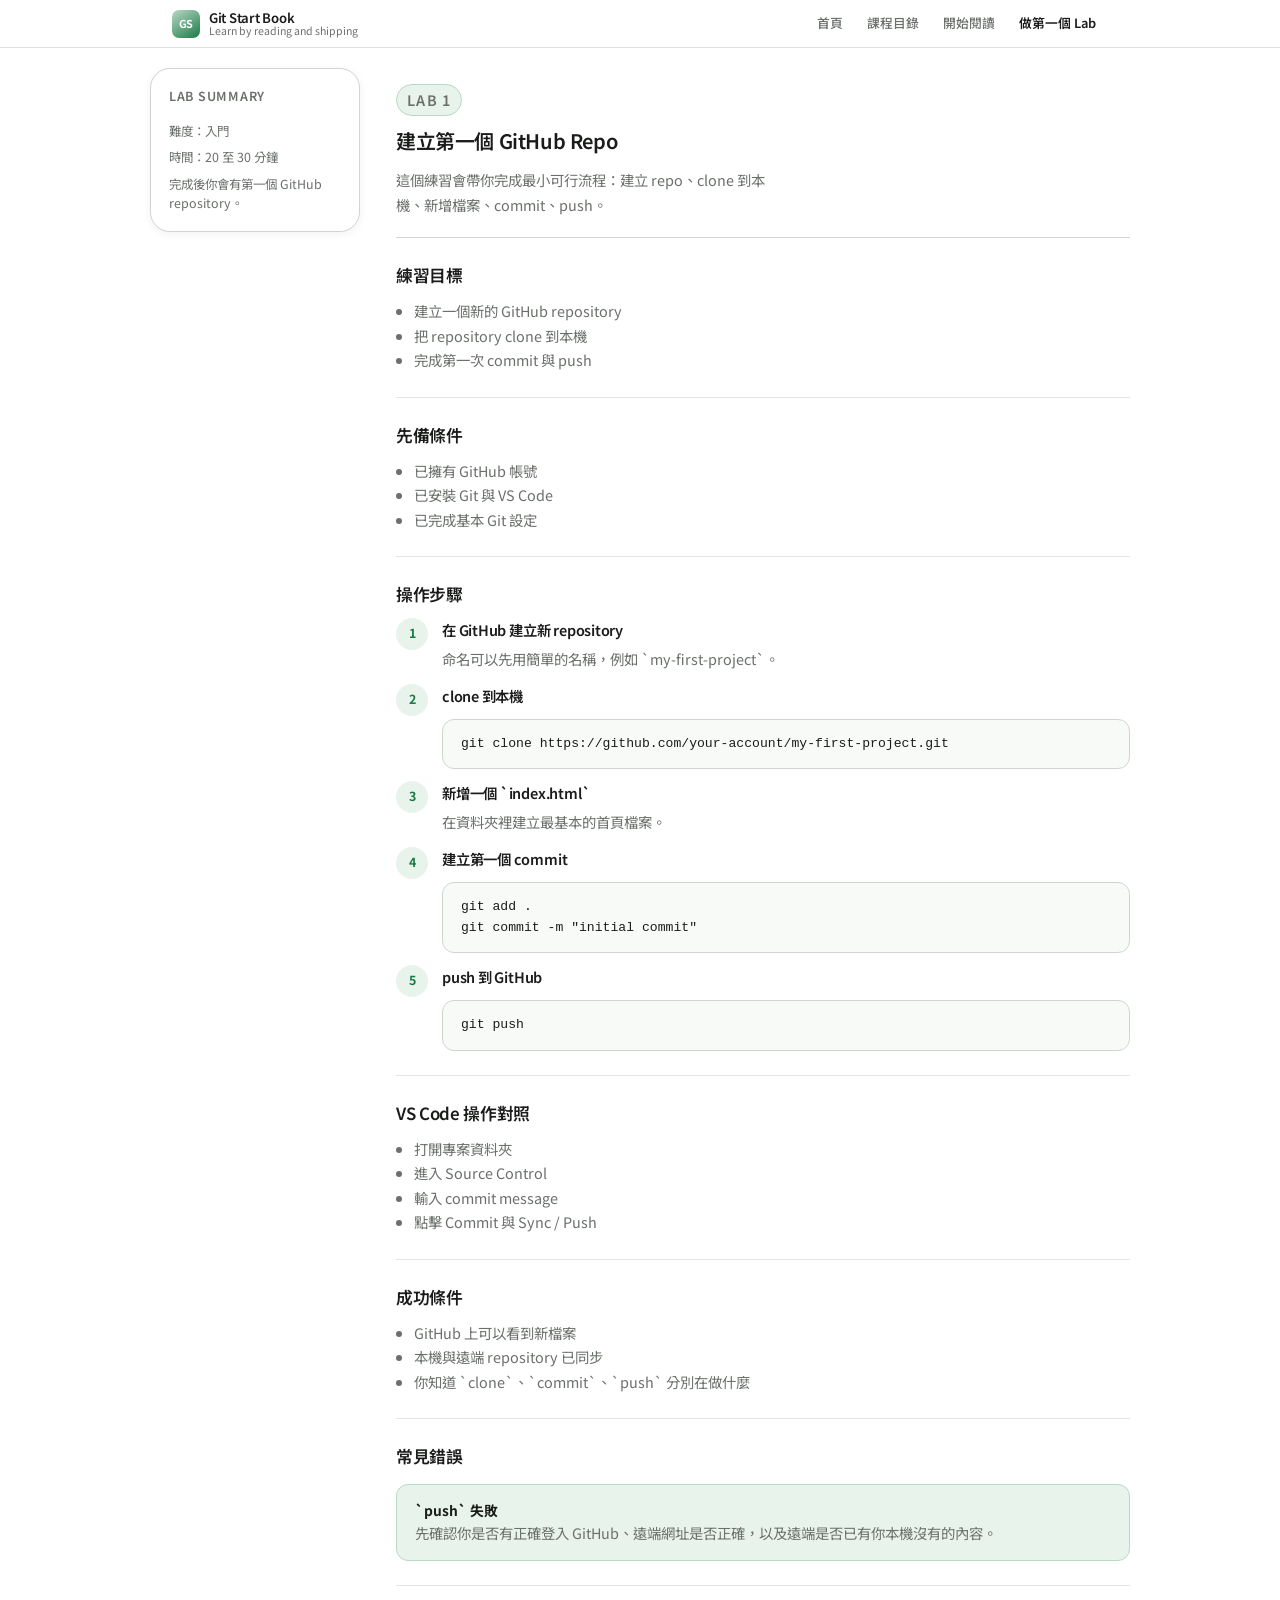
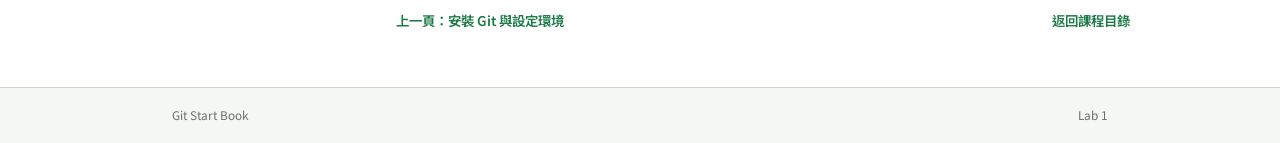
<file: labs/lab01-student-repo.html>
<!DOCTYPE html>
<html lang="zh-Hant">
<head>
  <meta charset="UTF-8">
  <meta name="viewport" content="width=device-width, initial-scale=1.0">
  <title>Lab 1 | 建立第一個 GitHub Repo</title>
  <meta name="description" content="透過 Lab 1 完成 GitHub repository 建立、clone、commit 與 push。">
  <link rel="preconnect" href="https://fonts.googleapis.com">
  <link rel="preconnect" href="https://fonts.gstatic.com" crossorigin>
  <link href="https://fonts.googleapis.com/css2?family=Noto+Sans+TC:wght@400;500;600;700&display=swap" rel="stylesheet">
  <link rel="stylesheet" href="../style/main.css">
</head>
<body>
  <div class="site-shell">
    <header class="topbar">
      <a class="brand" href="../index.html">
        <span class="brand-mark">GS</span>
        <span class="brand-copy">
          <strong>Git Start Book</strong>
          <span>Learn by reading and shipping</span>
        </span>
      </a>
      <button class="nav-toggle" type="button" aria-expanded="false" aria-controls="site-nav">Menu</button>
      <nav class="site-nav" id="site-nav" aria-label="主導覽">
        <a href="../index.html">首頁</a>
        <a href="../toc.html">課程目錄</a>
        <a href="../chapters/ch01.html">開始閱讀</a>
        <a href="lab01-student-repo.html" aria-current="page">做第一個 Lab</a>
      </nav>
    </header>

    <main class="article-layout">
      <aside class="article-aside">
        <div class="aside-card">
          <p class="card-kicker">Lab Summary</p>
          <p>難度：入門</p>
          <p>時間：20 至 30 分鐘</p>
          <p>完成後你會有第一個 GitHub repository。</p>
        </div>
      </aside>

      <article class="article-content">
        <header class="article-header">
          <p class="eyebrow">Lab 1</p>
          <h1>建立第一個 GitHub Repo</h1>
          <p>這個練習會帶你完成最小可行流程：建立 repo、clone 到本機、新增檔案、commit、push。</p>
        </header>

        <section class="article-section">
          <h2>練習目標</h2>
          <ul class="bullet-list">
            <li>建立一個新的 GitHub repository</li>
            <li>把 repository clone 到本機</li>
            <li>完成第一次 commit 與 push</li>
          </ul>
        </section>

        <section class="article-section">
          <h2>先備條件</h2>
          <ul class="bullet-list">
            <li>已擁有 GitHub 帳號</li>
            <li>已安裝 Git 與 VS Code</li>
            <li>已完成基本 Git 設定</li>
          </ul>
        </section>

        <section class="article-section">
          <h2>操作步驟</h2>
          <div class="steps">
            <div class="step">
              <span>1</span>
              <div>
                <h3>在 GitHub 建立新 repository</h3>
                <p>命名可以先用簡單的名稱，例如 `my-first-project`。</p>
              </div>
            </div>
            <div class="step">
              <span>2</span>
              <div>
                <h3>clone 到本機</h3>
                <pre class="code-block"><code>git clone https://github.com/your-account/my-first-project.git</code></pre>
              </div>
            </div>
            <div class="step">
              <span>3</span>
              <div>
                <h3>新增一個 `index.html`</h3>
                <p>在資料夾裡建立最基本的首頁檔案。</p>
              </div>
            </div>
            <div class="step">
              <span>4</span>
              <div>
                <h3>建立第一個 commit</h3>
                <pre class="code-block"><code>git add .
git commit -m "initial commit"</code></pre>
              </div>
            </div>
            <div class="step">
              <span>5</span>
              <div>
                <h3>push 到 GitHub</h3>
                <pre class="code-block"><code>git push</code></pre>
              </div>
            </div>
          </div>
        </section>

        <section class="article-section">
          <h2>VS Code 操作對照</h2>
          <ul class="bullet-list">
            <li>打開專案資料夾</li>
            <li>進入 Source Control</li>
            <li>輸入 commit message</li>
            <li>點擊 Commit 與 Sync / Push</li>
          </ul>
        </section>

        <section class="article-section">
          <h2>成功條件</h2>
          <ul class="bullet-list">
            <li>GitHub 上可以看到新檔案</li>
            <li>本機與遠端 repository 已同步</li>
            <li>你知道 `clone`、`commit`、`push` 分別在做什麼</li>
          </ul>
        </section>

        <section class="article-section">
          <h2>常見錯誤</h2>
          <div class="callout soft">
            <strong>`push` 失敗</strong>
            <p>先確認你是否有正確登入 GitHub、遠端網址是否正確，以及遠端是否已有你本機沒有的內容。</p>
          </div>
        </section>

        <nav class="pager" aria-label="頁面切換">
          <a href="../chapters/ch02.html">上一頁：安裝 Git 與設定環境</a>
          <a href="../toc.html">返回課程目錄</a>
        </nav>
      </article>
    </main>

    <footer class="site-footer">
      <p>Git Start Book</p>
      <p>Lab 1</p>
    </footer>
  </div>

  <script src="../js/main.js"></script>
</body>
</html>
</file>
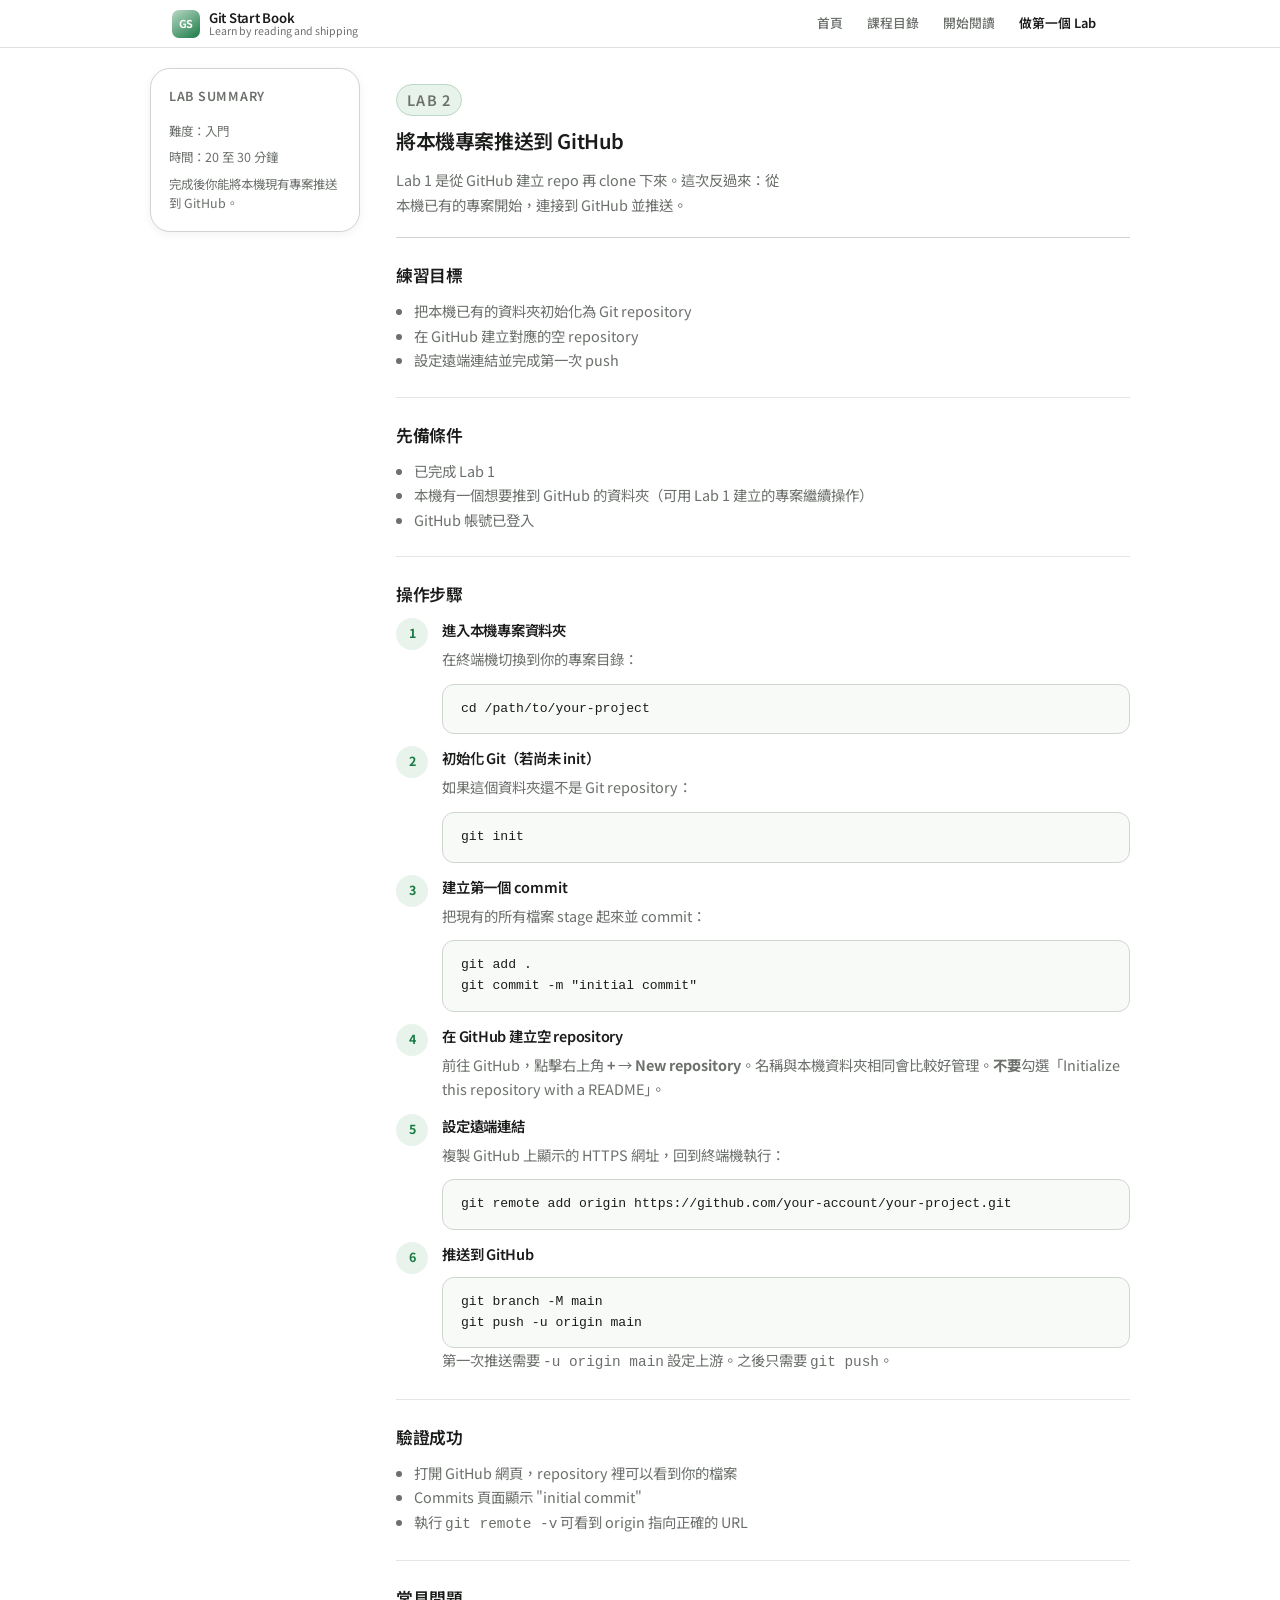
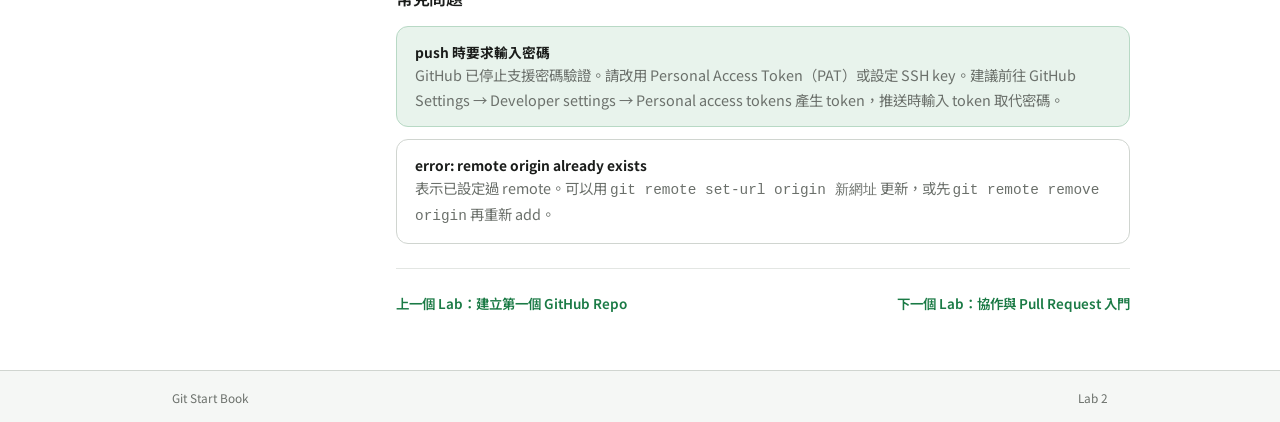
<file: labs/lab02-push-existing.html>
<!DOCTYPE html>
<html lang="zh-Hant">
<head>
  <meta charset="UTF-8">
  <meta name="viewport" content="width=device-width, initial-scale=1.0">
  <title>Lab 2 | 將本機專案推送到 GitHub</title>
  <meta name="description" content="Lab 2：把已存在的本機專案連接到 GitHub 並完成第一次推送。">
  <link rel="preconnect" href="https://fonts.googleapis.com">
  <link rel="preconnect" href="https://fonts.gstatic.com" crossorigin>
  <link href="https://fonts.googleapis.com/css2?family=Noto+Sans+TC:wght@400;500;600;700&display=swap" rel="stylesheet">
  <link rel="stylesheet" href="../style/main.css">
</head>
<body>
  <div class="site-shell">
    <header class="topbar">
      <a class="brand" href="../index.html">
        <span class="brand-mark">GS</span>
        <span class="brand-copy">
          <strong>Git Start Book</strong>
          <span>Learn by reading and shipping</span>
        </span>
      </a>
      <button class="nav-toggle" type="button" aria-expanded="false" aria-controls="site-nav">Menu</button>
      <nav class="site-nav" id="site-nav" aria-label="主導覽">
        <a href="../index.html">首頁</a>
        <a href="../toc.html">課程目錄</a>
        <a href="../chapters/ch01.html">開始閱讀</a>
        <a href="lab01-student-repo.html" aria-current="page">做第一個 Lab</a>
      </nav>
    </header>

    <main class="article-layout">
      <aside class="article-aside">
        <div class="aside-card">
          <p class="card-kicker">Lab Summary</p>
          <p>難度：入門</p>
          <p>時間：20 至 30 分鐘</p>
          <p>完成後你能將本機現有專案推送到 GitHub。</p>
        </div>
      </aside>

      <article class="article-content">
        <header class="article-header">
          <p class="eyebrow">Lab 2</p>
          <h1>將本機專案推送到 GitHub</h1>
          <p>Lab 1 是從 GitHub 建立 repo 再 clone 下來。這次反過來：從本機已有的專案開始，連接到 GitHub 並推送。</p>
        </header>

        <section class="article-section">
          <h2>練習目標</h2>
          <ul class="bullet-list">
            <li>把本機已有的資料夾初始化為 Git repository</li>
            <li>在 GitHub 建立對應的空 repository</li>
            <li>設定遠端連結並完成第一次 push</li>
          </ul>
        </section>

        <section class="article-section">
          <h2>先備條件</h2>
          <ul class="bullet-list">
            <li>已完成 Lab 1</li>
            <li>本機有一個想要推到 GitHub 的資料夾（可用 Lab 1 建立的專案繼續操作）</li>
            <li>GitHub 帳號已登入</li>
          </ul>
        </section>

        <section class="article-section">
          <h2>操作步驟</h2>
          <div class="steps">
            <div class="step">
              <span>1</span>
              <div>
                <h3>進入本機專案資料夾</h3>
                <p>在終端機切換到你的專案目錄：</p>
                <pre class="code-block"><code>cd /path/to/your-project</code></pre>
              </div>
            </div>
            <div class="step">
              <span>2</span>
              <div>
                <h3>初始化 Git（若尚未 init）</h3>
                <p>如果這個資料夾還不是 Git repository：</p>
                <pre class="code-block"><code>git init</code></pre>
              </div>
            </div>
            <div class="step">
              <span>3</span>
              <div>
                <h3>建立第一個 commit</h3>
                <p>把現有的所有檔案 stage 起來並 commit：</p>
                <pre class="code-block"><code>git add .
git commit -m "initial commit"</code></pre>
              </div>
            </div>
            <div class="step">
              <span>4</span>
              <div>
                <h3>在 GitHub 建立空 repository</h3>
                <p>前往 GitHub，點擊右上角 <strong>+</strong> → <strong>New repository</strong>。名稱與本機資料夾相同會比較好管理。<strong>不要</strong>勾選「Initialize this repository with a README」。</p>
              </div>
            </div>
            <div class="step">
              <span>5</span>
              <div>
                <h3>設定遠端連結</h3>
                <p>複製 GitHub 上顯示的 HTTPS 網址，回到終端機執行：</p>
                <pre class="code-block"><code>git remote add origin https://github.com/your-account/your-project.git</code></pre>
              </div>
            </div>
            <div class="step">
              <span>6</span>
              <div>
                <h3>推送到 GitHub</h3>
                <pre class="code-block"><code>git branch -M main
git push -u origin main</code></pre>
                <p>第一次推送需要 <code>-u origin main</code> 設定上游。之後只需要 <code>git push</code>。</p>
              </div>
            </div>
          </div>
        </section>

        <section class="article-section">
          <h2>驗證成功</h2>
          <ul class="bullet-list">
            <li>打開 GitHub 網頁，repository 裡可以看到你的檔案</li>
            <li>Commits 頁面顯示 "initial commit"</li>
            <li>執行 <code>git remote -v</code> 可看到 origin 指向正確的 URL</li>
          </ul>
        </section>

        <section class="article-section">
          <h2>常見問題</h2>
          <div class="callout soft">
            <strong>push 時要求輸入密碼</strong>
            <p>GitHub 已停止支援密碼驗證。請改用 Personal Access Token（PAT）或設定 SSH key。建議前往 GitHub Settings → Developer settings → Personal access tokens 產生 token，推送時輸入 token 取代密碼。</p>
          </div>
          <div class="callout" style="margin-top:12px">
            <strong>error: remote origin already exists</strong>
            <p>表示已設定過 remote。可以用 <code>git remote set-url origin 新網址</code> 更新，或先 <code>git remote remove origin</code> 再重新 add。</p>
          </div>
        </section>

        <nav class="pager" aria-label="頁面切換">
          <a href="lab01-student-repo.html">上一個 Lab：建立第一個 GitHub Repo</a>
          <a href="lab03-pull-request.html">下一個 Lab：協作與 Pull Request 入門</a>
        </nav>
      </article>
    </main>

    <footer class="site-footer">
      <p>Git Start Book</p>
      <p>Lab 2</p>
    </footer>
  </div>

  <script src="../js/main.js"></script>
</body>
</html>
</file>
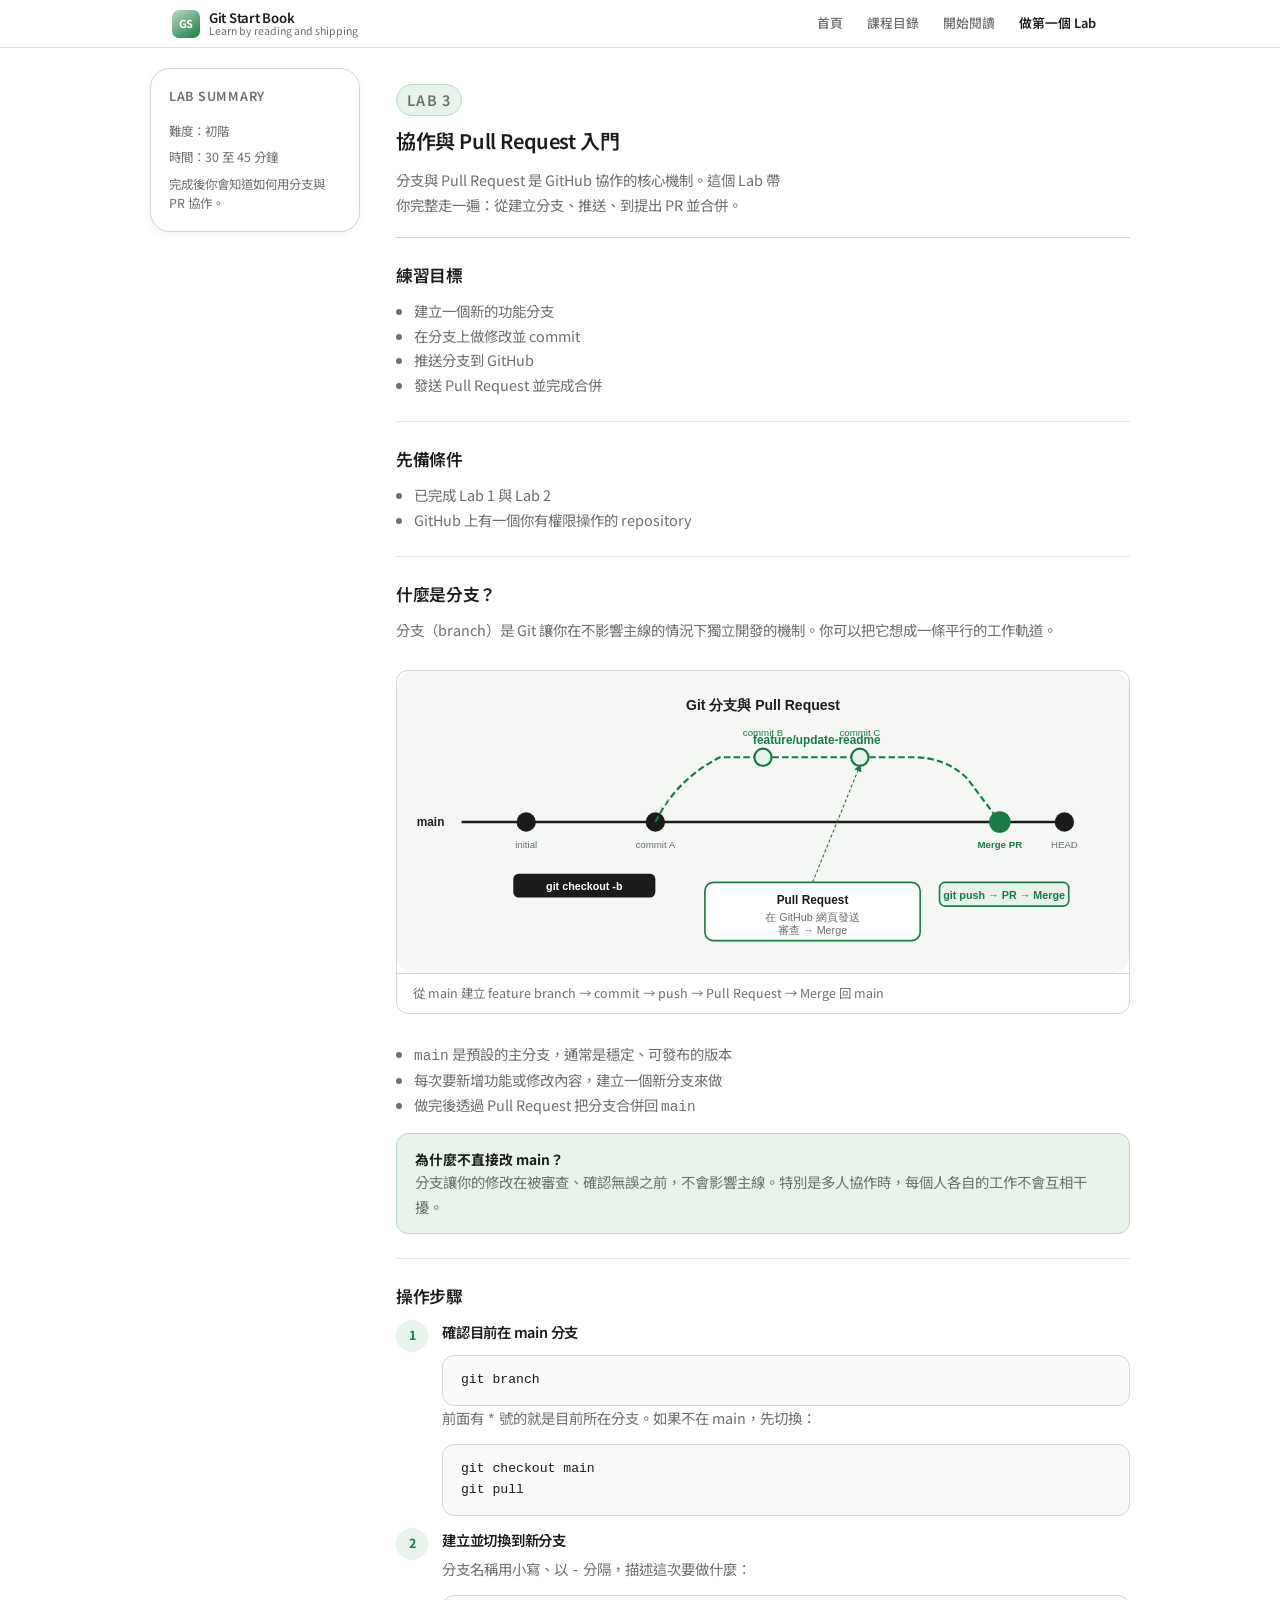
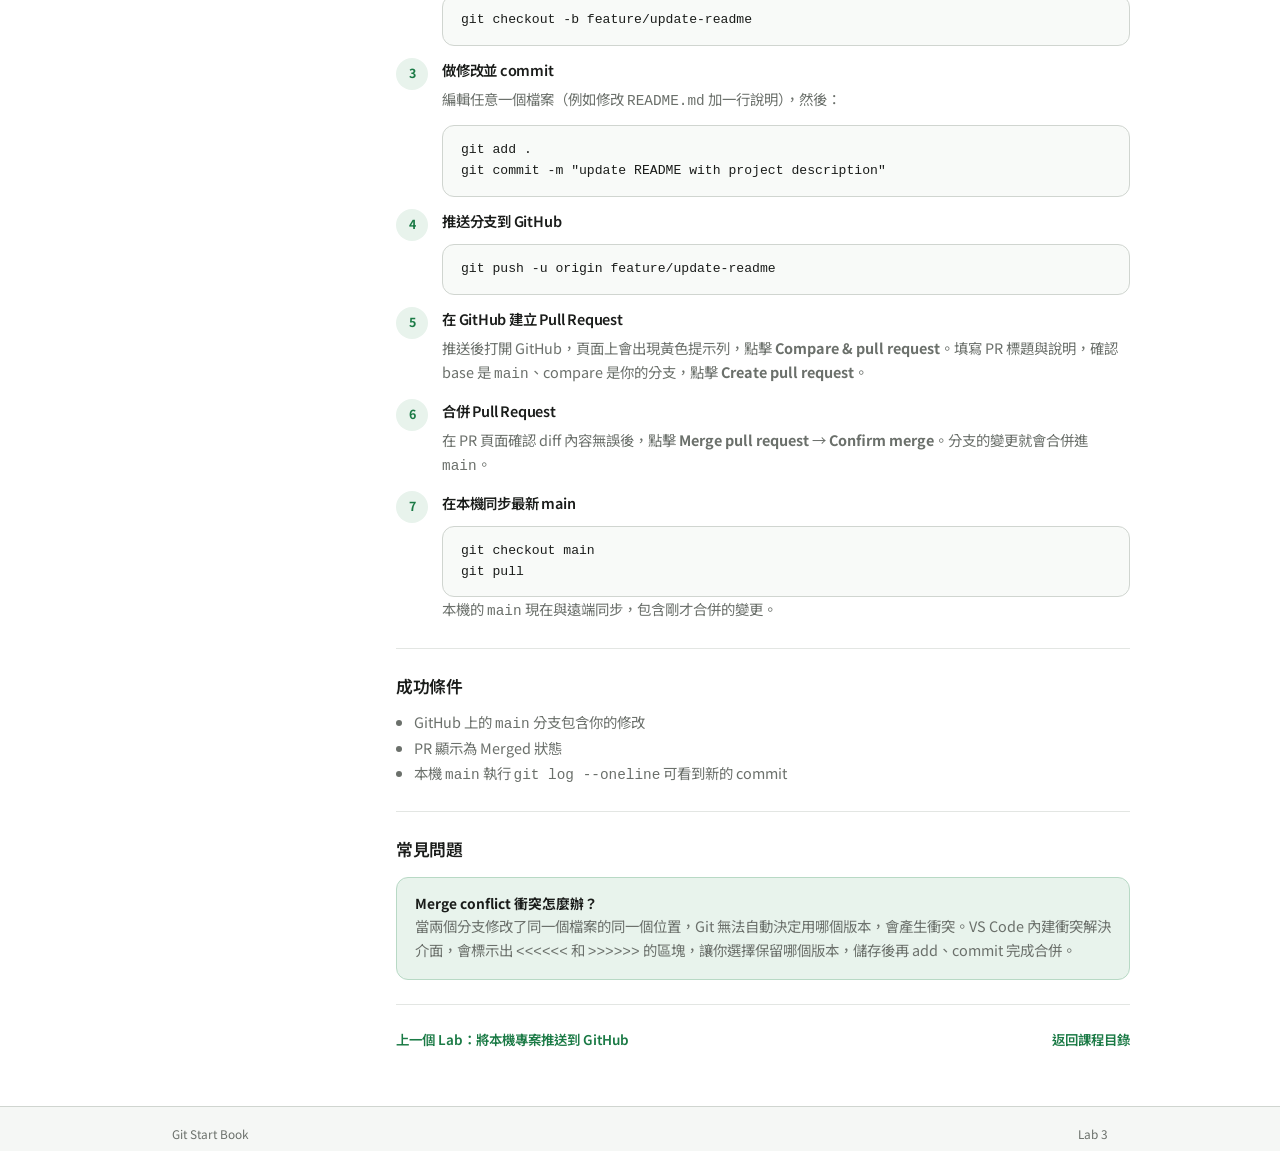
<file: labs/lab03-pull-request.html>
<!DOCTYPE html>
<html lang="zh-Hant">
<head>
  <meta charset="UTF-8">
  <meta name="viewport" content="width=device-width, initial-scale=1.0">
  <title>Lab 3 | 協作與 Pull Request 入門</title>
  <meta name="description" content="Lab 3：學習建立分支、發送 Pull Request，體驗 GitHub 協作流程。">
  <link rel="preconnect" href="https://fonts.googleapis.com">
  <link rel="preconnect" href="https://fonts.gstatic.com" crossorigin>
  <link href="https://fonts.googleapis.com/css2?family=Noto+Sans+TC:wght@400;500;600;700&display=swap" rel="stylesheet">
  <link rel="stylesheet" href="../style/main.css">
</head>
<body>
  <div class="site-shell">
    <header class="topbar">
      <a class="brand" href="../index.html">
        <span class="brand-mark">GS</span>
        <span class="brand-copy">
          <strong>Git Start Book</strong>
          <span>Learn by reading and shipping</span>
        </span>
      </a>
      <button class="nav-toggle" type="button" aria-expanded="false" aria-controls="site-nav">Menu</button>
      <nav class="site-nav" id="site-nav" aria-label="主導覽">
        <a href="../index.html">首頁</a>
        <a href="../toc.html">課程目錄</a>
        <a href="../chapters/ch01.html">開始閱讀</a>
        <a href="lab01-student-repo.html" aria-current="page">做第一個 Lab</a>
      </nav>
    </header>

    <main class="article-layout">
      <aside class="article-aside">
        <div class="aside-card">
          <p class="card-kicker">Lab Summary</p>
          <p>難度：初階</p>
          <p>時間：30 至 45 分鐘</p>
          <p>完成後你會知道如何用分支與 PR 協作。</p>
        </div>
      </aside>

      <article class="article-content">
        <header class="article-header">
          <p class="eyebrow">Lab 3</p>
          <h1>協作與 Pull Request 入門</h1>
          <p>分支與 Pull Request 是 GitHub 協作的核心機制。這個 Lab 帶你完整走一遍：從建立分支、推送、到提出 PR 並合併。</p>
        </header>

        <section class="article-section">
          <h2>練習目標</h2>
          <ul class="bullet-list">
            <li>建立一個新的功能分支</li>
            <li>在分支上做修改並 commit</li>
            <li>推送分支到 GitHub</li>
            <li>發送 Pull Request 並完成合併</li>
          </ul>
        </section>

        <section class="article-section">
          <h2>先備條件</h2>
          <ul class="bullet-list">
            <li>已完成 Lab 1 與 Lab 2</li>
            <li>GitHub 上有一個你有權限操作的 repository</li>
          </ul>
        </section>

        <section class="article-section">
          <h2>什麼是分支？</h2>
          <p>分支（branch）是 Git 讓你在不影響主線的情況下獨立開發的機制。你可以把它想成一條平行的工作軌道。</p>
          <figure class="article-figure">
            <img src="../img/git-branch-pr.svg" alt="Git 分支與 Pull Request 流程示意圖" loading="lazy">
            <figcaption>從 main 建立 feature branch → commit → push → Pull Request → Merge 回 main</figcaption>
          </figure>
          <ul class="bullet-list">
            <li><code>main</code> 是預設的主分支，通常是穩定、可發布的版本</li>
            <li>每次要新增功能或修改內容，建立一個新分支來做</li>
            <li>做完後透過 Pull Request 把分支合併回 <code>main</code></li>
          </ul>
          <div class="callout soft">
            <strong>為什麼不直接改 main？</strong>
            <p>分支讓你的修改在被審查、確認無誤之前，不會影響主線。特別是多人協作時，每個人各自的工作不會互相干擾。</p>
          </div>
        </section>

        <section class="article-section">
          <h2>操作步驟</h2>
          <div class="steps">
            <div class="step">
              <span>1</span>
              <div>
                <h3>確認目前在 main 分支</h3>
                <pre class="code-block"><code>git branch</code></pre>
                <p>前面有 <code>*</code> 號的就是目前所在分支。如果不在 main，先切換：</p>
                <pre class="code-block"><code>git checkout main
git pull</code></pre>
              </div>
            </div>
            <div class="step">
              <span>2</span>
              <div>
                <h3>建立並切換到新分支</h3>
                <p>分支名稱用小寫、以 <code>-</code> 分隔，描述這次要做什麼：</p>
                <pre class="code-block"><code>git checkout -b feature/update-readme</code></pre>
              </div>
            </div>
            <div class="step">
              <span>3</span>
              <div>
                <h3>做修改並 commit</h3>
                <p>編輯任意一個檔案（例如修改 <code>README.md</code> 加一行說明），然後：</p>
                <pre class="code-block"><code>git add .
git commit -m "update README with project description"</code></pre>
              </div>
            </div>
            <div class="step">
              <span>4</span>
              <div>
                <h3>推送分支到 GitHub</h3>
                <pre class="code-block"><code>git push -u origin feature/update-readme</code></pre>
              </div>
            </div>
            <div class="step">
              <span>5</span>
              <div>
                <h3>在 GitHub 建立 Pull Request</h3>
                <p>推送後打開 GitHub，頁面上會出現黃色提示列，點擊 <strong>Compare &amp; pull request</strong>。填寫 PR 標題與說明，確認 base 是 <code>main</code>、compare 是你的分支，點擊 <strong>Create pull request</strong>。</p>
              </div>
            </div>
            <div class="step">
              <span>6</span>
              <div>
                <h3>合併 Pull Request</h3>
                <p>在 PR 頁面確認 diff 內容無誤後，點擊 <strong>Merge pull request</strong> → <strong>Confirm merge</strong>。分支的變更就會合併進 <code>main</code>。</p>
              </div>
            </div>
            <div class="step">
              <span>7</span>
              <div>
                <h3>在本機同步最新 main</h3>
                <pre class="code-block"><code>git checkout main
git pull</code></pre>
                <p>本機的 <code>main</code> 現在與遠端同步，包含剛才合併的變更。</p>
              </div>
            </div>
          </div>
        </section>

        <section class="article-section">
          <h2>成功條件</h2>
          <ul class="bullet-list">
            <li>GitHub 上的 <code>main</code> 分支包含你的修改</li>
            <li>PR 顯示為 Merged 狀態</li>
            <li>本機 <code>main</code> 執行 <code>git log --oneline</code> 可看到新的 commit</li>
          </ul>
        </section>

        <section class="article-section">
          <h2>常見問題</h2>
          <div class="callout soft">
            <strong>Merge conflict 衝突怎麼辦？</strong>
            <p>當兩個分支修改了同一個檔案的同一個位置，Git 無法自動決定用哪個版本，會產生衝突。VS Code 內建衝突解決介面，會標示出 <code>&lt;&lt;&lt;&lt;&lt;&lt;</code> 和 <code>&gt;&gt;&gt;&gt;&gt;&gt;</code> 的區塊，讓你選擇保留哪個版本，儲存後再 add、commit 完成合併。</p>
          </div>
        </section>

        <nav class="pager" aria-label="頁面切換">
          <a href="lab02-push-existing.html">上一個 Lab：將本機專案推送到 GitHub</a>
          <a href="../toc.html">返回課程目錄</a>
        </nav>
      </article>
    </main>

    <footer class="site-footer">
      <p>Git Start Book</p>
      <p>Lab 3</p>
    </footer>
  </div>

  <script src="../js/main.js"></script>
</body>
</html>
</file>
<file: style/main.css>
﻿/* ═══════════════════════════════════════════════════════════════
   Apple-style Design System  ·  Git Start Book
   Palette: apple.com neutrals + subtle green tint
   ═══════════════════════════════════════════════════════════════ */

/* ── Tokens ────────────────────────────────────────────────────── */
:root {
  --white:        #ffffff;
  --bg:           #f5f7f5;   /* apple #f5f5f7 + green tint */
  --bg-alt:       #eef2ee;   /* tinted band */
  --text:         #1a1c1a;   /* apple #1d1d1f + green */
  --text-2:       #6b706b;   /* apple #6e6e73 + green */
  --border:       #d0d5d0;   /* apple #d2d2d7 + green */
  --green:        #1a7a45;   /* CTA green */
  --green-light:  #e8f3ec;
  --green-mid:    #b8d9c5;
  --shadow-1: 0 2px 8px rgba(0,0,0,.06);
  --shadow-2: 0 8px 24px rgba(0,0,0,.08);
  --r:    12px;
  --r-lg: 20px;
  --max:  980px;
  --nav:  48px;
}

/* ── Reset ─────────────────────────────────────────────────────── */
*,*::before,*::after{box-sizing:border-box}
html{scroll-behavior:smooth}
body{
  margin:0;
  font-family:-apple-system,BlinkMacSystemFont,"Noto Sans TC","Helvetica Neue",Arial,sans-serif;
  font-size:17px;
  line-height:1.6;
  color:var(--text);
  background:var(--white);
  -webkit-font-smoothing:antialiased;
}
a{color:inherit;text-decoration:none}
img{max-width:100%;display:block}
ul,ol{margin:0;padding:0;list-style:none}
p{margin:0}
h1,h2,h3{margin:0}

/* ── Shell ─────────────────────────────────────────────────────── */
.site-shell{width:100%;overflow-x:hidden}

/* ── Nav ───────────────────────────────────────────────────────── */
.topbar{
  position:sticky;top:0;z-index:100;
  display:flex;align-items:center;justify-content:space-between;
  height:var(--nav);
  padding:0 max(22px,calc((100% - var(--max))/2 + 22px));
  background:rgba(255,255,255,.88);
  border-bottom:1px solid rgba(208,213,208,.7);
  backdrop-filter:saturate(180%) blur(20px);
  -webkit-backdrop-filter:saturate(180%) blur(20px);
}
.brand{display:inline-flex;align-items:center;gap:9px}
.brand-mark{
  display:inline-grid;place-items:center;
  width:28px;height:28px;border-radius:7px;
  background:linear-gradient(145deg,var(--green-mid),var(--green));
  font-size:0.68rem;font-weight:700;color:#fff;letter-spacing:-0.02em;
}
.brand-copy{display:grid;gap:0;line-height:1.15}
.brand-copy strong{font-size:0.82rem;font-weight:600;letter-spacing:-0.02em}
.brand-copy span{font-size:0.66rem;color:var(--text-2)}
.site-nav{display:flex;align-items:center}
.site-nav a{
  padding:5px 12px;border-radius:999px;
  font-size:0.8rem;font-weight:500;color:var(--text-2);
  transition:color 120ms,background 120ms;
}
.site-nav a:hover{color:var(--text);background:var(--green-light)}
.site-nav a[aria-current="page"]{color:var(--text);font-weight:600}
.nav-toggle{
  display:none;border:0;cursor:pointer;
  font:inherit;font-size:0.8rem;font-weight:500;
  padding:5px 12px;border-radius:999px;
  color:var(--text);background:var(--bg);
}

/* ── Helpers ───────────────────────────────────────────────────── */
.wrap{width:min(calc(100% - 44px),var(--max));margin:0 auto}
.eyebrow{
  display:inline-block;margin:0 0 12px;
  padding:3px 10px;border-radius:999px;
  border:1px solid var(--green-mid);background:var(--green-light);
  color:var(--green);font-size:0.68rem;font-weight:600;
  letter-spacing:.09em;text-transform:uppercase;
}
.card-kicker{
  display:block;margin:0 0 8px;
  color:var(--text-2);font-size:0.72rem;font-weight:600;
  letter-spacing:.06em;text-transform:uppercase;
}

/* ── Buttons ───────────────────────────────────────────────────── */
.button{
  display:inline-flex;align-items:center;justify-content:center;
  height:40px;padding:0 20px;border-radius:999px;border:none;cursor:pointer;
  font:inherit;font-size:0.84rem;font-weight:600;letter-spacing:-0.01em;
  transition:opacity 140ms,transform 140ms;
}
.button:hover{opacity:.84;transform:translateY(-1px)}
.button-primary{background:var(--text);color:#fff}
.button-secondary{background:var(--white);color:var(--text);border:1px solid var(--border);box-shadow:var(--shadow-1)}

/* ── Hero ──────────────────────────────────────────────────────── */
.hero{
  display:grid;grid-template-columns:1.1fr 0.9fr;gap:40px;align-items:center;
  width:min(calc(100% - 44px),var(--max));margin:0 auto;
  padding:56px 0 48px;
}
.hero h1,.page-hero h1,.article-header h1{
  font-size:clamp(1rem,1.6vw,1.25rem);
  font-weight:600;line-height:1.3;letter-spacing:-0.02em;
  color:var(--text);margin:0 0 14px;
}
.hero-text,.page-hero p,.article-header p{
  font-size:0.94rem;line-height:1.65;color:var(--text-2);max-width:48ch;
}
.hero-actions{display:flex;flex-wrap:wrap;gap:10px;margin:20px 0 18px}
.hero-meta{display:flex;flex-wrap:wrap;gap:7px;margin:0}
.hero-meta li{
  padding:4px 12px;border:1px solid var(--border);border-radius:999px;
  background:rgba(255,255,255,.5);color:var(--text-2);font-size:0.74rem;
}
.hero-panel{display:grid;gap:12px}
.glass-card{
  background:rgba(255,255,255,.8);border:1px solid var(--border);
  border-radius:var(--r-lg);padding:22px;
  box-shadow:var(--shadow-2);backdrop-filter:blur(10px);
}
.flow-list{
  padding-left:16px;list-style:decimal;
  color:var(--text-2);display:grid;gap:6px;font-size:0.84rem;
}
.metric-grid{display:grid;grid-template-columns:repeat(3,1fr);gap:10px}
.metric-card{
  padding:16px 14px;background:var(--white);
  border:1px solid var(--border);border-radius:var(--r);box-shadow:var(--shadow-1);
  display:grid;gap:2px;
}
.metric-card strong{
  font-size:1.7rem;font-weight:700;letter-spacing:-0.04em;color:var(--text);
  font-variant-numeric:tabular-nums;
}
.metric-card span{font-size:0.68rem;color:var(--text-2);line-height:1.3}

/* ── Sections ──────────────────────────────────────────────────── */
.section{
  padding:56px 0;
  width:min(calc(100% - 44px),var(--max));margin:0 auto;
}
.section-surface{
  width:100%;padding:56px max(22px,calc((100% - var(--max))/2 + 22px));
  background:var(--bg);border-top:1px solid var(--border);border-bottom:1px solid var(--border);
}
.section-heading{text-align:center;max-width:54ch;margin:0 auto 36px}
.section-heading h2{
  font-size:clamp(1.05rem,2vw,1.4rem);font-weight:600;
  letter-spacing:-0.025em;line-height:1.2;margin:0 0 10px;color:var(--text);
}
.section-text{color:var(--text-2);font-size:0.9rem;line-height:1.65;max-width:48ch;margin:0 auto}

/* ── Grids ─────────────────────────────────────────────────────── */
.feature-grid,.card-grid{
  display:grid;grid-template-columns:repeat(3,minmax(0,1fr));gap:14px;
}
.feature-card,.content-card{
  padding:22px;background:var(--white);border:1px solid var(--border);
  border-radius:var(--r-lg);box-shadow:var(--shadow-1);
  transition:box-shadow 180ms,transform 180ms;
}
.feature-card:hover,.content-card:hover{box-shadow:var(--shadow-2);transform:translateY(-2px)}
.feature-card h3,.content-card h3,.step h3{
  font-size:0.9rem;font-weight:600;letter-spacing:-0.015em;margin:0 0 6px;
}
.feature-card p,.content-card p{
  font-size:0.84rem;color:var(--text-2);line-height:1.58;margin:0;
}
.text-link{
  display:inline-flex;align-items:center;gap:3px;
  margin-top:12px;font-size:0.82rem;font-weight:600;color:var(--green);
}
.text-link::after{content:" →"}

/* ── Split section ─────────────────────────────────────────────── */
.split-section{display:grid;grid-template-columns:1fr auto;gap:28px;align-items:center;padding:40px 0 32px}
.stack-card{
  display:grid;gap:7px;min-width:180px;
  background:var(--white);border:1px solid var(--border);
  border-radius:var(--r-lg);padding:20px;box-shadow:var(--shadow-1);
}
.stack-card span{
  padding:9px 13px;background:var(--bg);border:1px solid var(--border);
  border-radius:var(--r);font-size:0.82rem;color:var(--text-2);
}

/* ── Page inner ────────────────────────────────────────────────── */
.page-main{width:min(calc(100% - 44px),var(--max));margin:0 auto;padding-bottom:56px}
.page-main>.section{width:100%;margin:0}
.page-main>.section-surface{
  width:calc(100% + 44px);margin-left:-22px;
  padding:40px 22px;
}
.page-hero{padding:40px 0 28px}

/* ── TOC ───────────────────────────────────────────────────────── */
.toc-list{display:grid;gap:8px}
.toc-item,.toc-item-muted{
  display:grid;grid-template-columns:auto 1fr;gap:14px;align-items:center;
  padding:14px 18px;background:var(--white);border:1px solid var(--border);
  border-radius:var(--r);box-shadow:var(--shadow-1);
  transition:box-shadow 160ms,transform 160ms;
}
.toc-item:hover{box-shadow:var(--shadow-2);transform:translateY(-1px)}
.toc-item-muted{opacity:.5}
.toc-index{
  display:inline-grid;place-items:center;width:40px;height:40px;border-radius:10px;
  background:var(--green-light);color:var(--green);
  font-size:0.78rem;font-weight:700;letter-spacing:-0.01em;flex-shrink:0;
}
.toc-item strong{display:block;font-size:0.88rem;font-weight:600;letter-spacing:-0.01em}
.toc-item small{display:block;margin-top:2px;font-size:0.74rem;color:var(--text-2)}

/* ── Article ───────────────────────────────────────────────────── */
.article-layout{
  display:grid;grid-template-columns:210px minmax(0,1fr);gap:36px;align-items:start;
  width:min(calc(100% - 44px),var(--max));margin:0 auto;padding-bottom:56px;
}
.article-aside{position:sticky;top:calc(var(--nav) + 20px)}
.aside-card{
  display:grid;gap:8px;padding:18px;background:var(--white);
  border:1px solid var(--border);border-radius:var(--r-lg);box-shadow:var(--shadow-1);
}
.aside-card a,.aside-card p{font-size:0.78rem;color:var(--text-2);line-height:1.5}
.aside-card a:hover{color:var(--green)}
.article-header{padding:36px 0 20px;border-bottom:1px solid var(--border)}
.article-section{padding:24px 0;border-bottom:1px solid rgba(208,213,208,.6)}
.article-section h2{font-size:1.05rem;font-weight:600;letter-spacing:-0.02em;margin:0 0 10px}
.article-content p,.article-content li{font-size:0.9rem;color:var(--text-2);line-height:1.7}

/* ── Callout ───────────────────────────────────────────────────── */
.callout{margin-top:14px;padding:14px 18px;border-radius:var(--r);background:var(--white);border:1px solid var(--border);font-size:0.86rem}
.callout.soft{background:var(--green-light);border-color:var(--green-mid)}

/* ── Steps ─────────────────────────────────────────────────────── */
.steps{display:grid;gap:12px}
.step{display:grid;grid-template-columns:auto 1fr;gap:14px;align-items:start}
.step>span{
  display:inline-grid;place-items:center;width:32px;height:32px;
  border-radius:999px;background:var(--green-light);color:var(--green);
  font-size:0.78rem;font-weight:700;flex-shrink:0;
}
.bullet-list{padding-left:18px;list-style:disc}

/* ── Code ──────────────────────────────────────────────────────── */
.code-block{
  margin:12px 0 0;padding:14px 18px;overflow-x:auto;
  border:1px solid var(--border);border-radius:var(--r);
  background:#f8faf8;font-size:0.82rem;line-height:1.58;
}

/* ── Pager ─────────────────────────────────────────────────────── */
.pager{display:flex;justify-content:space-between;gap:14px;padding-top:24px}
.pager a{font-size:0.84rem;font-weight:600;color:var(--green)}

/* ── Footer ────────────────────────────────────────────────────── */
.site-footer{
  display:flex;justify-content:space-between;gap:12px;
  padding:18px max(22px,calc((100% - var(--max))/2 + 22px));
  border-top:1px solid var(--border);background:var(--bg);
  color:var(--text-2);font-size:0.74rem;
}

/* ── Figures ────────────────────────────────────────────────────── */
.article-figure{
  margin:28px 0;
  border:1px solid var(--border);
  border-radius:12px;
  overflow:hidden;
  background:#fff;
}
.article-figure img{
  display:block;
  width:100%;
  height:auto;
}
.article-figure figcaption{
  padding:10px 16px;
  font-size:0.78rem;
  color:var(--text-2);
  border-top:1px solid var(--border);
  line-height:1.5;
}
.article-figure--dark{background:#1e1e1e;border-color:#333}
.article-figure--dark figcaption{border-color:#333;color:#999}

/* ── Reveal ────────────────────────────────────────────────────── */
.reveal{opacity:0;transform:translateY(12px);transition:opacity 420ms ease,transform 420ms ease}
.reveal.is-visible{opacity:1;transform:translateY(0)}

/* ── Responsive ────────────────────────────────────────────────── */
@media(max-width:900px){
  .hero,.split-section{grid-template-columns:1fr}
  .hero{padding:36px 0 32px}
  .article-layout{grid-template-columns:1fr}
  .article-aside{position:static}
  .feature-grid,.card-grid{grid-template-columns:1fr 1fr}
  .metric-grid{grid-template-columns:repeat(3,1fr)}
}
@media(max-width:640px){
  .topbar{padding:0 18px;height:44px}
  .brand-copy span{display:none}
  .nav-toggle{display:inline-flex}
  .site-nav{
    display:none;position:absolute;top:100%;left:0;right:0;
    flex-direction:column;align-items:stretch;padding:10px 14px 14px;
    background:rgba(255,255,255,.96);border-bottom:1px solid var(--border);
    backdrop-filter:blur(20px);
  }
  .site-nav.is-open{display:flex}
  .site-nav a{padding:9px 12px;font-size:0.86rem}
  .feature-grid,.card-grid{grid-template-columns:1fr}
  .metric-grid{grid-template-columns:1fr}
  .section{padding:36px 0}
  .section-surface{padding:36px 18px}
  .section,.page-hero,.page-main,.article-layout{width:calc(100% - 32px)}
  .page-main>.section-surface{width:calc(100% + 32px);margin-left:-16px;padding:32px 16px}
  .pager,.site-footer{flex-direction:column}
  .site-footer{padding:16px 18px}
}
</file>
